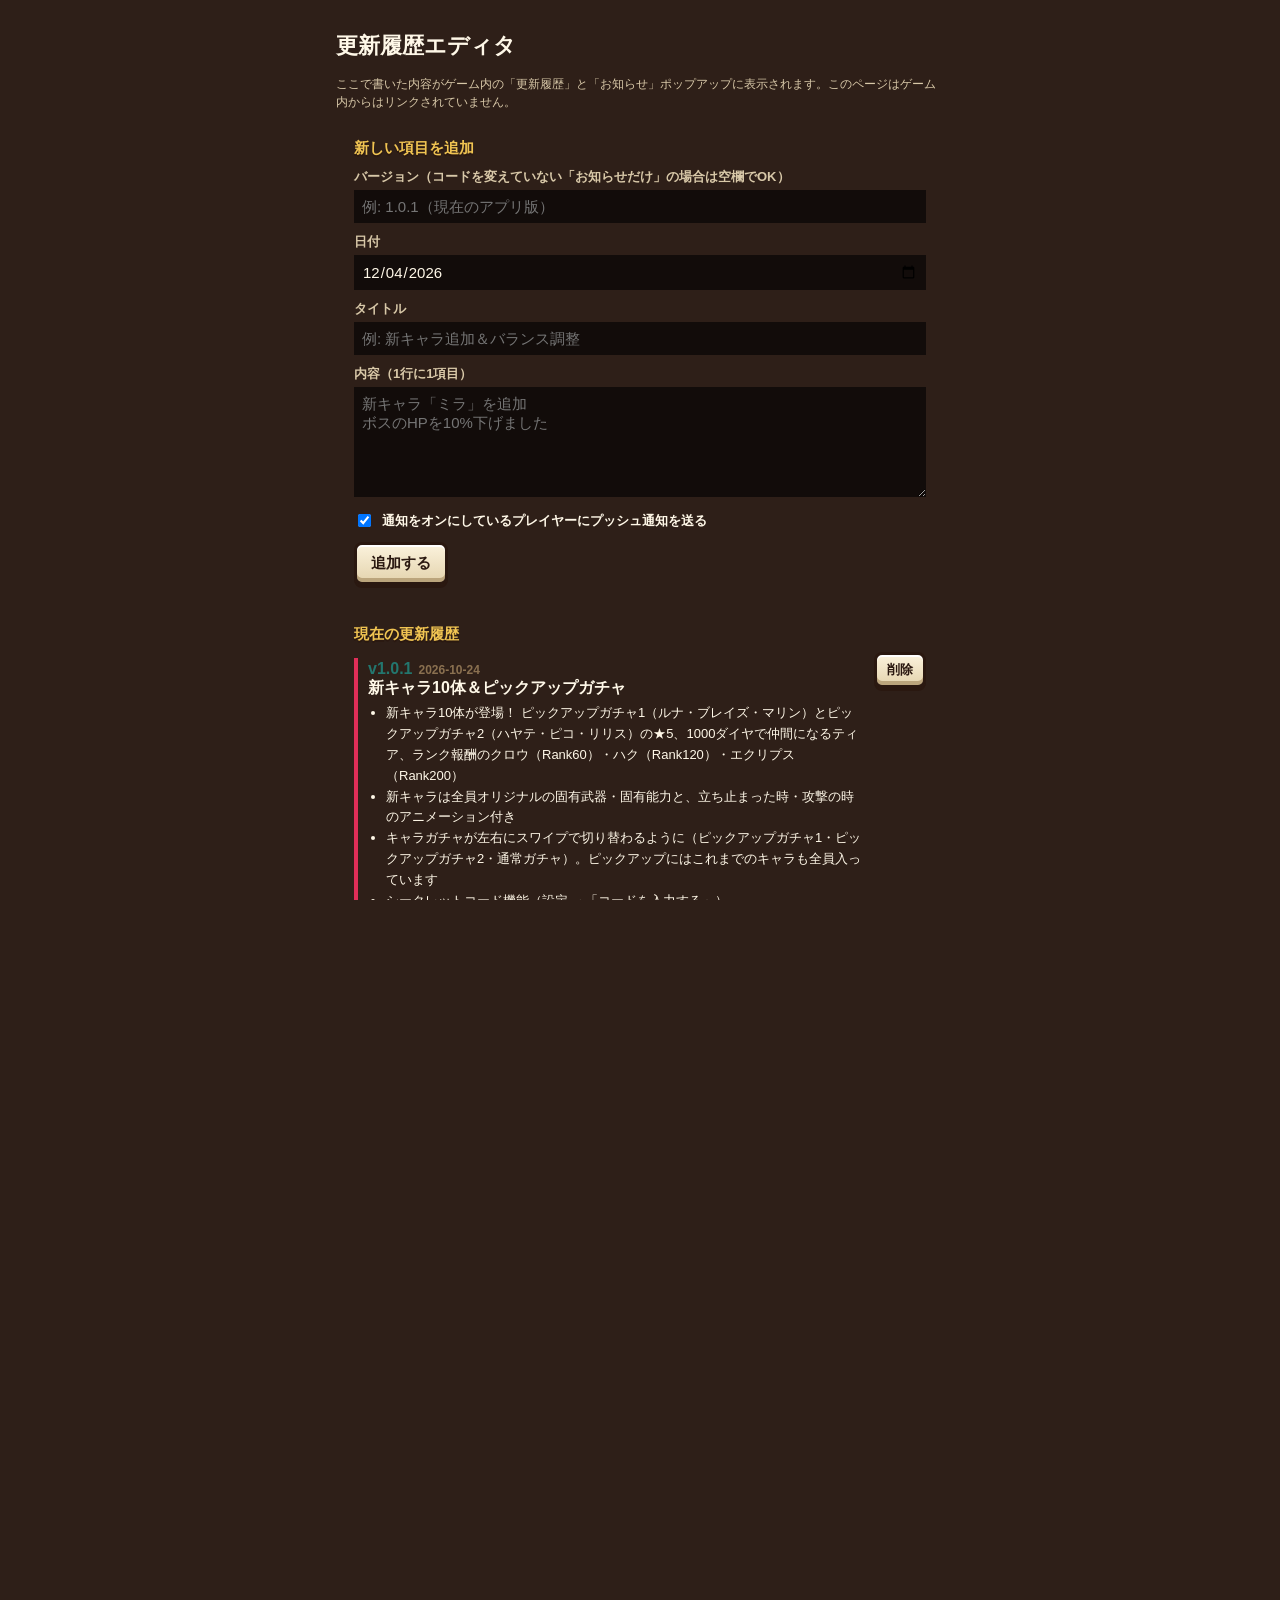
<file: editor.html>
<!doctype html>
<html lang="ja">
<head>
  <meta charset="utf-8">
  <meta name="viewport" content="width=device-width,initial-scale=1">
  <meta name="robots" content="noindex">
  <title>更新履歴エディタ</title>
  <link href="https://fonts.googleapis.com/css2?family=DotGothic16&display=swap" rel="stylesheet">
  <link rel="stylesheet" href="css/style.css">
  <style>
    html, body { overflow: auto; -webkit-user-select: text; user-select: text; }
    .wrap { max-width: 640px; margin: 0 auto; padding: 16px; }
    label { display: block; font-size: 13px; color: var(--muted); margin: 10px 0 4px; }
    input[type=text], input[type=date], textarea {
      width: 100%; background: #0009; color: var(--text); border: 2px solid var(--line);
      font-family: inherit; font-size: 15px; padding: 8px; -webkit-user-select: text; user-select: text;
    }
    textarea { min-height: 110px; }
    #out { font-family: monospace; font-size: 12px; min-height: 220px; }
    .entry-row { display: flex; align-items: flex-start; gap: 8px; }
    .entry-row .log-entry { flex: 1; margin: 6px 0; }
    ol { padding-left: 20px; font-size: 13px; line-height: 1.8; }
  </style>
</head>
<body>
  <div class="wrap">
    <h1 class="logo" style="font-size:22px">更新履歴エディタ</h1>
    <p class="muted">ここで書いた内容がゲーム内の「更新履歴」と「お知らせ」ポップアップに表示されます。このページはゲーム内からはリンクされていません。</p>

    <div class="panel">
      <h3>新しい項目を追加</h3>
      <label>バージョン（コードを変えていない「お知らせだけ」の場合は空欄でOK）</label>
      <input type="text" id="f-version" placeholder="例: 0.2.0">
      <label>日付</label>
      <input type="date" id="f-date">
      <label>タイトル</label>
      <input type="text" id="f-title" placeholder="例: 新キャラ追加＆バランス調整">
      <label>内容（1行に1項目）</label>
      <textarea id="f-items" placeholder="新キャラ「ミラ」を追加&#10;ボスのHPを10%下げました"></textarea>
      <label style="display:flex;gap:8px;align-items:center;color:var(--text)"><input type="checkbox" id="f-notify" checked> 通知をオンにしているプレイヤーにプッシュ通知を送る</label>
      <div class="row" style="margin-top:12px"><button class="btn primary" id="add">追加する</button></div>
    </div>

    <div class="panel">
      <h3>現在の更新履歴</h3>
      <div id="list"><p class="muted">読み込み中…</p></div>
    </div>

    <div class="panel">
      <h3>保存のしかた</h3>
      <ol>
        <li>下の「JSONをコピー」を押す</li>
        <li>「GitHubで開く」を押す（GitHubにログインした状態で）</li>
        <li>中身をすべて消して貼り付け →「Commit changes」</li>
        <li>数分後にゲームへ反映。通知にチェックがあればプッシュ通知も届きます</li>
      </ol>
      <textarea id="out" readonly></textarea>
      <div class="row" style="margin-top:8px">
        <button class="btn cyan" id="copy">JSONをコピー</button>
        <a class="btn" id="gh" target="_blank" rel="noopener" style="text-decoration:none">GitHubで開く</a>
      </div>
      <p class="muted" id="gh-note"></p>
    </div>
  </div>

  <script type="module" src="js/editor.js"></script>
</body>
</html>
</file>
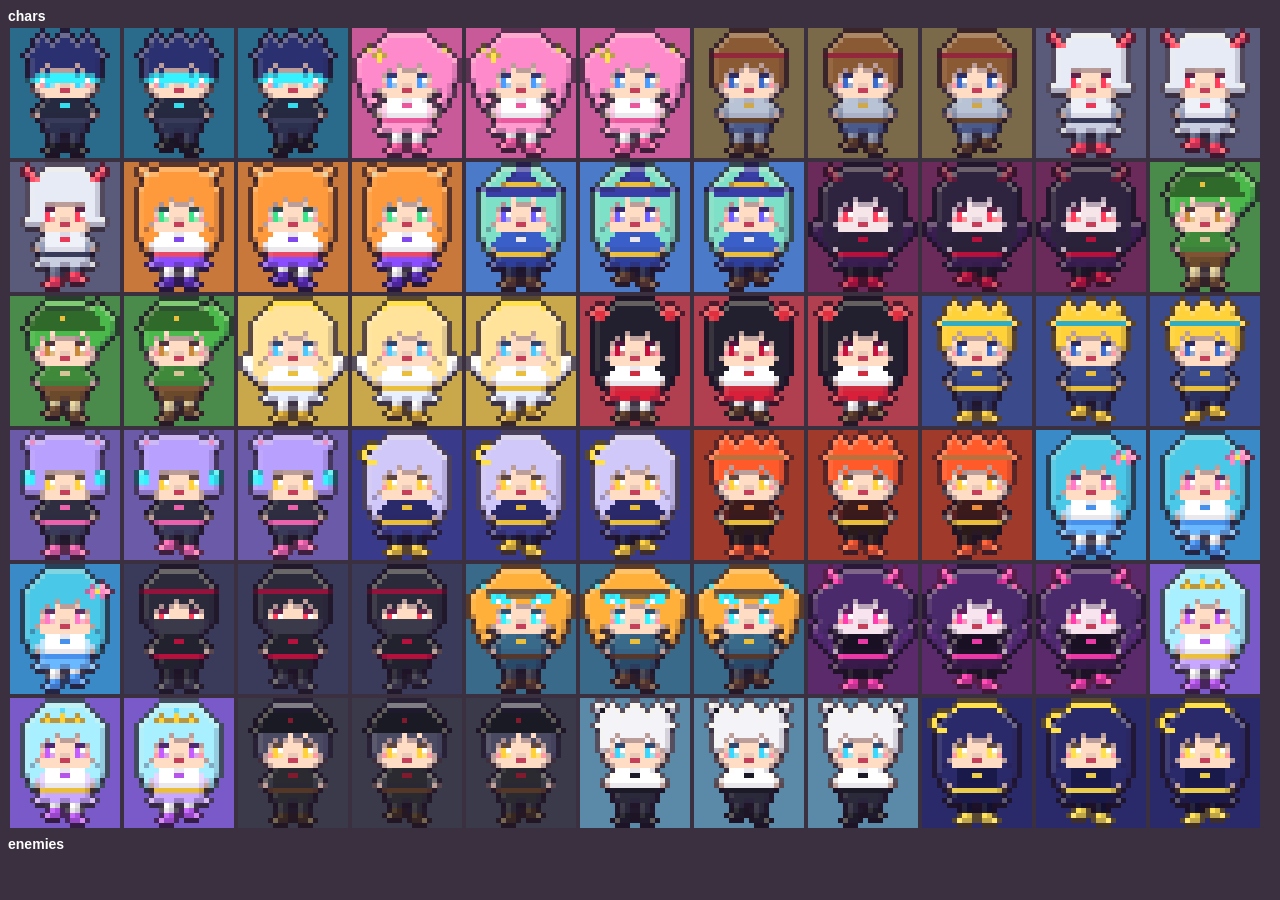
<file: dev/art-preview.html>
<!doctype html><html><head><meta charset="utf-8"><style>body{background:#3a3040;margin:8px;font:12px sans-serif;color:#fff}canvas,img{image-rendering:pixelated;margin:2px;vertical-align:middle}h3{margin:6px 0 2px}</style></head><body>
<div id="o"></div>
<script type="module" src="art-preview.js"></script></body></html>
</file>
<file: css/style.css>
/* ===== テーマ：手作りドットRPG風 =====
   枠画像（--f-panel など）と模様（--band など）は起動時に art.js で生成して差し込みます */
:root {
  --ink: #2a1810;
  --cream: #f4e8c8;
  --cream-d: #cdb88a;
  --brown: #4a3326;
  --brown-d: #2e1f18;
  --teal: #3fb6aa;
  --teal-d: #23766e;
  --gold: #f0c452;
  --red: #e02e58;
  --red-d: #9c1838;
  --green: #5aee6a;
  --text: #fff8e8;
  --muted: #d8c8a8;
  --safe-t: env(safe-area-inset-top, 0px);
  --safe-b: env(safe-area-inset-bottom, 0px);
  --font: 'M PLUS Rounded 1c', 'Hiragino Maru Gothic ProN', 'Hiragino Sans', 'Yu Gothic', sans-serif;
}

* { box-sizing: border-box; -webkit-tap-highlight-color: transparent; }
html, body {
  margin: 0; height: 100%; background: var(--brown-d); color: var(--text);
  font-family: var(--font); font-weight: 800; font-size: 15px; overflow: hidden;
  -webkit-user-select: none; user-select: none; touch-action: manipulation;
}
button { font-family: inherit; font-weight: 800; color: inherit; cursor: pointer; }
img.px, canvas { image-rendering: pixelated; image-rendering: crisp-edges; }
.hidden { display: none !important; }

/* 縁取り文字（参考画面のような白文字＋濃い縁） */
.ol {
  color: #fff;
  text-shadow: 2px 0 0 var(--ink), -2px 0 0 var(--ink), 0 2px 0 var(--ink), 0 -2px 0 var(--ink),
    1.5px 1.5px 0 var(--ink), -1.5px 1.5px 0 var(--ink), 1.5px -1.5px 0 var(--ink), -1.5px -1.5px 0 var(--ink), 0 3px 0 var(--ink);
}

#app { position: fixed; inset: 0; }
.screen { position: absolute; inset: 0; display: flex; flex-direction: column; }

/* 上下の飾り帯 */
.band { height: 22px; flex-shrink: 0; background: var(--band) repeat; background-size: 32px 32px; image-rendering: pixelated; box-shadow: inset 0 -3px 0 #8a7240, inset 0 3px 0 #d0bc84; }
#menu > .band:first-child, #loading > .band:first-child { height: calc(18px + var(--safe-t)); }
#menu > .band:last-child, #loading > .band:last-child { height: calc(14px + var(--safe-b)); }

/* ===== メニュー ===== */
#menu { background: var(--pattern) repeat, #3aa79c; background-size: 32px 32px; }
#menu > header, #menu > main, #menu > nav { width: 100%; max-width: 560px; margin: 0 auto; }

.topbar { display: flex; align-items: center; gap: 6px; padding: 8px 10px 6px; }
.rank {
  width: 52px; height: 52px; border-radius: 50%; flex-shrink: 0; position: relative;
  background: radial-gradient(circle at 40% 35%, #6ac8ff, #2a6ac8 70%); border: 3px solid var(--ink);
  box-shadow: inset 0 -4px 0 #1a4a98, 0 0 0 3px #e8d088, 0 3px 0 3px var(--ink);
  display: flex; flex-direction: column; align-items: center; justify-content: center; line-height: 1;
}
.rank-label { font-size: 10px; position: absolute; top: -8px; left: -6px; transform: rotate(-12deg); color: #ffd86a; }
.rank-num { font-size: 22px; }
.pill {
  flex: 1; display: flex; align-items: center; gap: 4px; height: 34px; padding: 0 10px 0 4px;
  background: linear-gradient(#3a2a20, #2a1c14); border: 3px solid var(--ink); border-radius: 18px;
  box-shadow: inset 0 0 0 2px #6a5038; font-size: 16px; justify-content: space-between;
}
.pill img { width: 26px; height: 26px; }
.cloud-dot { width: 26px; height: 26px; border: 3px solid var(--ink); border-radius: 50%; background: #6a5a50; padding: 0; flex-shrink: 0; }
.cloud-dot.ok { background: var(--green); }
.cloud-dot.syncing { background: var(--gold); animation: blink .6s steps(2) infinite; }
.cloud-dot.error { background: var(--red); }
@keyframes blink { 50% { opacity: .3; } }

#tab-content { flex: 1; overflow-y: auto; overflow-x: hidden; padding: 4px 10px 14px; -webkit-overflow-scrolling: touch; }

.tabbar { display: grid; grid-template-columns: repeat(4, 1fr); gap: 6px; padding: 6px 8px 8px; background: #6a5038; border-top: 3px solid var(--ink); box-shadow: inset 0 3px 0 #8a6a4a; }
.tabbar button {
  position: relative; height: 66px; padding: 4px 0 2px; border: 3px solid var(--ink); border-radius: 8px;
  background: linear-gradient(#f6ecd2, #dccca4); box-shadow: inset 0 -4px 0 #b8a07a, 0 3px 0 var(--ink);
  display: flex; flex-direction: column; align-items: center; justify-content: flex-end; gap: 1px; font-size: 13px;
}
.tabbar button img { height: 36px; width: auto; }
.tabbar button.active { background: linear-gradient(#5ad0c4, #2a948a); box-shadow: inset 0 -4px 0 #1a6a62, 0 3px 0 var(--ink); transform: translateY(-2px); }
.tabbar button:active { transform: translateY(2px); box-shadow: inset 0 -2px 0 #b8a07a, 0 1px 0 var(--ink); }
.dot-badge { position: absolute; top: 4px; right: 8px; width: 12px; height: 12px; border-radius: 50%; background: var(--red); border: 2px solid var(--ink); }

/* ===== 枠付きパネル ===== */
.panel { border: 12px solid transparent; border-image: var(--f-panel) 6 fill / 12px stretch; padding: 4px 6px; margin: 8px 0; image-rendering: pixelated; }
.paper { border: 12px solid transparent; border-image: var(--f-paper) 6 fill / 12px stretch; padding: 4px 6px; margin: 8px 0; color: var(--ink); }
.goldf { border: 12px solid transparent; border-image: var(--f-gold) 6 fill / 12px stretch; padding: 4px 6px; margin: 8px 0; }
.darkf { border: 12px solid transparent; border-image: var(--f-dark) 6 fill / 12px stretch; padding: 4px 6px; }
.panel h3, .goldf h3 { margin: 0 0 8px; font-size: 15px; color: var(--gold); text-shadow: 0 2px 0 var(--ink); }
.muted { color: var(--muted); font-size: 12px; font-weight: 500; line-height: 1.5; }
.paper .muted { color: #7a6040; }
.row { display: flex; gap: 8px; align-items: center; }
.row.wrap { flex-wrap: wrap; }
.spacer { flex: 1; }
.sep { height: 0; border-top: 2px dotted #c8b48a88; margin: 6px 0; }

/* ===== ボタン ===== */
.btn {
  font-size: 15px; padding: 9px 14px; border: 3px solid var(--ink); border-radius: 8px;
  background: linear-gradient(#fbf2dc, #e4d4ae); color: var(--ink);
  box-shadow: inset 0 -4px 0 #bba57c, inset 0 2px 0 #fff, 0 3px 0 var(--ink);
  position: relative;
}
.btn:active:not(:disabled) { transform: translateY(2px); box-shadow: inset 0 -2px 0 #bba57c, 0 1px 0 var(--ink); }
.btn.red { background: linear-gradient(#ff5a80, #d8204c); color: #fff; box-shadow: inset 0 -4px 0 var(--red-d), inset 0 2px 0 #ff9ab4, 0 3px 0 var(--ink); text-shadow: 0 2px 0 var(--red-d), 0 -1px 0 var(--red-d), 1px 0 0 var(--red-d), -1px 0 0 var(--red-d); }
.btn.teal { background: linear-gradient(#6adacc, #2a9a8e); color: #fff; box-shadow: inset 0 -4px 0 #1a6a62, inset 0 2px 0 #aaf4ea, 0 3px 0 var(--ink); text-shadow: 0 2px 0 #1a5a52, 1px 0 0 #1a5a52, -1px 0 0 #1a5a52; }
.btn.gold { background: linear-gradient(#ffe27a, #e0a822); color: var(--ink); box-shadow: inset 0 -4px 0 #a8740c, inset 0 2px 0 #fff4c0, 0 3px 0 var(--ink); }
.btn.dark { background: linear-gradient(#5a4436, #3a2a20); color: #fff; box-shadow: inset 0 -4px 0 #24160e, inset 0 2px 0 #7a604c, 0 3px 0 var(--ink); }
.btn.small { font-size: 13px; padding: 6px 10px; }
.btn.block { width: 100%; }
.btn:disabled { filter: grayscale(.7) brightness(.8); opacity: .75; }
.btn img { width: 18px; height: 18px; vertical-align: -4px; }

.stars { color: #ffd23a; letter-spacing: -1px; text-shadow: 0 2px 0 var(--ink); }
.stars .off { color: #6a5a4a; }

/* ===== ホーム ===== */
.home-top { display: flex; gap: 6px; justify-content: flex-end; }
.chip { font-size: 12px; padding: 5px 10px; border: 3px solid var(--ink); border-radius: 14px; background: var(--cream); color: var(--ink); box-shadow: 0 2px 0 var(--ink); position: relative; }
.chip .badge { position: absolute; top: -6px; right: -6px; width: 14px; height: 14px; border-radius: 50%; background: var(--red); border: 2px solid var(--ink); }

.stage-card { position: relative; }
.stage-ribbon {
  display: flex; align-items: center; justify-content: center; gap: 10px; margin: -2px -2px 8px; padding: 6px 8px;
  background: linear-gradient(#e8405e, #b81a40); border: 3px solid var(--ink); border-radius: 6px; box-shadow: inset 0 -3px 0 #8a1030;
}
.stage-ribbon .no { font-size: 22px; letter-spacing: 1px; }
.stage-ribbon .nm { font-size: 16px; }
.stage-view { position: relative; border: 3px solid var(--ink); border-radius: 4px; overflow: hidden; background: #000; }
.stage-view canvas { display: block; width: 100%; height: auto; }
.stage-arrow {
  position: absolute; top: 50%; transform: translateY(-50%); width: 40px; height: 56px; border: 3px solid var(--ink); border-radius: 8px;
  background: var(--cream); color: var(--ink); font-size: 18px; box-shadow: 0 3px 0 var(--ink); z-index: 2;
}
.stage-arrow.l { left: 6px; } .stage-arrow.r { right: 6px; }
.stage-arrow:disabled { opacity: .35; }
.rooms { display: flex; align-items: center; justify-content: center; gap: 6px; margin: 10px 0 4px; font-size: 12px; }
.rooms i { width: 18px; height: 18px; border: 3px solid var(--ink); border-radius: 4px; background: var(--cream); display: inline-block; }
.rooms i.boss { background: var(--red); width: 26px; }
.rooms .arrow { color: var(--cream-d); }
.stage-meta { display: flex; justify-content: space-between; font-size: 13px; margin-top: 4px; }
.stage-meta .ok { color: var(--green); } .stage-meta .warn { color: #ff8a9a; }
.btn-start { width: 100%; font-size: 28px; letter-spacing: 8px; padding: 12px 0 14px; margin-top: 6px; }

/* ===== 装備・キャラ ===== */
.subtabs { display: flex; gap: 6px; margin: 4px 0 0; }
.subtabs button { flex: 1; font-size: 14px; padding: 8px 4px; }
.subtabs button.active { background: linear-gradient(#ff5a80, #d8204c); color: #fff; box-shadow: inset 0 -4px 0 var(--red-d), 0 3px 0 var(--ink); text-shadow: 0 2px 0 var(--red-d); }

.equip-stage {
  display: grid; grid-template-columns: 1fr 1.25fr 1fr; gap: 6px; align-items: center; padding: 10px 6px; margin: 8px 0;
  border: 3px solid var(--ink); border-radius: 6px;
  background: radial-gradient(ellipse at 50% 65%, #fff4d8 0, #f0e2c0 45%, #d8c49a 100%);
  box-shadow: inset 0 0 0 3px #b89a6a; position: relative; overflow: hidden;
}
.equip-stage::before, .equip-stage::after { content: ''; position: absolute; top: 0; bottom: 0; width: 18px; background: linear-gradient(90deg, #7a1a2a, #b02a3a 50%, #7a1a2a); border: 0 solid var(--ink); }
.equip-stage::before { left: 0; border-right-width: 3px; } .equip-stage::after { right: 0; border-left-width: 3px; }
.slot-col { display: flex; flex-direction: column; gap: 6px; z-index: 1; }
.slot-col.l { padding-left: 14px; } .slot-col.r { padding-right: 14px; }
.equip-center { text-align: center; z-index: 1; }
.equip-center img { width: 100%; max-width: 150px; animation: bob 1.6s steps(2) infinite; }
@keyframes bob { 50% { transform: translateY(-3px); } }
.statbar { margin-top: 4px; padding: 4px 6px; background: #6a6a6aee; border: 3px solid var(--ink); border-radius: 6px; font-size: 13px; color: #fff; line-height: 1.3; }
.statbar b { color: #ffe27a; font-weight: 800; }

/* アイテムタイル（参考画面のレア度枠） */
.itile {
  position: relative; aspect-ratio: 1; padding: 0; border: 3px solid var(--ink); border-radius: 6px;
  background: radial-gradient(circle at 50% 45%, var(--rc) 0, var(--rd) 75%);
  box-shadow: inset 0 0 0 3px #f0c452, inset 0 0 0 5px var(--ink), 0 3px 0 var(--ink);
  display: flex; align-items: center; justify-content: center; overflow: hidden;
}
.itile img.ic { width: 64%; height: 64%; filter: drop-shadow(0 2px 0 #0006); }
.itile .lv { position: absolute; bottom: 2px; left: 0; right: 0; text-align: center; font-size: 11px; }
.itile .rar { position: absolute; top: 4px; left: 6px; font-size: 10px; }
.itile .who { position: absolute; top: 3px; right: 3px; width: 20px; height: 20px; border-radius: 50%; background: #fff8; border: 2px solid var(--ink); }
.itile .eqd { position: absolute; top: 2px; right: 2px; min-width: 18px; height: 18px; line-height: 14px; font-size: 11px; text-align: center; border-radius: 50%; background: #2a948a; border: 2px solid var(--ink); color: #fff; }
.itile .plus { position: absolute; bottom: 15px; left: 0; right: 0; text-align: center; font-size: 9px; color: #ffd23a; letter-spacing: -1px; }
.plus-t { color: #d8204c; font-weight: 800; }
/* 合成 */
.mg-row { display: flex; align-items: center; justify-content: center; gap: 12px; margin: 6px 0 10px; }
.mg-col { display: flex; flex-direction: column; align-items: center; gap: 4px; width: 84px; }
.mg-col .itile { width: 72px; }
.mg-l { font-size: 13px; font-weight: 800; }
.mg-l.up { color: #d8204c; }
.mg-arrow { font-size: 18px; color: #d8204c; }
.mg-sub { font-size: 13px; font-weight: 800; color: #6a5a48; margin-bottom: 4px; }
.mg-mats { max-height: 180px; overflow-y: auto; }
.mg-mat { border-radius: 10px; padding: 0; cursor: pointer; }
.mg-mat.sel { outline: 4px solid #ff5a80; outline-offset: -2px; background: #ffe0e8; }
.mg-mat .itile { pointer-events: none; width: 100%; }
.itile.empty { background: #0002; box-shadow: inset 0 0 0 2px #b89a6a; border-style: dashed; color: #7a6040; font-size: 11px; flex-direction: column; }
.itile.empty img { width: 40%; opacity: .35; filter: grayscale(1); }
.itile.new::after { content: 'NEW'; position: absolute; top: 4px; right: 4px; font-size: 9px; background: var(--red); color: #fff; padding: 0 3px; border-radius: 3px; border: 1px solid var(--ink); }
.itile.ssr { animation: shine 2.5s linear infinite; }
@keyframes shine { 0%, 100% { filter: brightness(1); } 50% { filter: brightness(1.25); } }
.inv { display: grid; grid-template-columns: repeat(5, 1fr); gap: 6px; }
.inv-tools { display: flex; align-items: center; gap: 6px; margin: 6px 0; }
.inv-tools .filter { flex: 1; display: flex; gap: 4px; overflow-x: auto; }
.inv-tools .filter button { font-size: 11px; padding: 5px 8px; white-space: nowrap; }
.inv-tools .filter button.active { background: linear-gradient(#6adacc, #2a9a8e); color: #fff; text-shadow: 0 1px 0 #1a5a52; }

/* キャラ選択 */
.char-show {
  position: relative; display: grid; grid-template-columns: 1fr 1.15fr; gap: 6px; align-items: center; min-height: 220px; padding: 8px;
  border: 3px solid var(--ink); border-radius: 6px; margin: 8px 0; overflow: hidden;
  background: radial-gradient(ellipse at 30% 60%, #fffbe8 0, var(--cbg) 70%);
  box-shadow: inset 0 0 0 3px #ffffff55;
}
.char-show .big { width: 100%; max-width: 180px; justify-self: center; filter: drop-shadow(0 6px 0 #0003); }
.char-info { color: #fff; }
.char-info .nm { font-size: 20px; }
.char-info .role { font-size: 11px; color: var(--muted); font-weight: 500; }
.char-info .lvline { font-size: 15px; margin: 4px 0 2px; }
.char-info .st { font-size: 14px; line-height: 1.5; }
.ability { display: flex; gap: 6px; align-items: center; margin-top: 6px; font-size: 12px; line-height: 1.3; text-align: left; width: 100%; background: none; border: 0; padding: 0; color: #fff; }
.ability img { width: 34px; height: 34px; flex-shrink: 0; border: 2px solid var(--ink); border-radius: 6px; background: linear-gradient(#ffe9a8, #e0b04a); box-shadow: inset 0 0 0 2px #fff6; }
.ability small { display: block; color: var(--muted); font-weight: 500; font-size: 11px; }
.char-grid { display: grid; grid-template-columns: repeat(4, 1fr); gap: 6px; }
.ctile {
  position: relative; aspect-ratio: 1; padding: 0; border: 3px solid var(--ink); border-radius: 6px; overflow: hidden;
  background: radial-gradient(circle at 50% 70%, #fff6dc, var(--cbg)); box-shadow: 0 3px 0 var(--ink);
}
.ctile img { width: 100%; height: 100%; object-fit: contain; image-rendering: pixelated; }
.ctile.active { box-shadow: 0 0 0 3px #ffe27a, 0 3px 0 var(--ink); transform: translateY(-2px); }
.ctile .pct { position: absolute; top: 2px; left: 0; right: 0; text-align: center; font-size: 10px; }
.ctile .lvl { position: absolute; bottom: 1px; right: 4px; font-size: 11px; }
.ctile .using { position: absolute; bottom: 1px; left: 4px; font-size: 10px; background: var(--red); padding: 0 4px; border-radius: 4px; border: 2px solid var(--ink); }
.ctile.locked img { filter: brightness(0) opacity(.55); }
.ctile.locked .lockic { position: absolute; inset: 0; display: flex; flex-direction: column; align-items: center; justify-content: center; font-size: 10px; }
.ctile.locked .lockic img { width: 40%; height: auto; filter: none; }

/* ===== 抽選 ===== */
.altar { text-align: center; padding: 10px; }
.altar img { width: 120px; filter: drop-shadow(0 0 12px #ffd86a); animation: bob 1.8s steps(2) infinite; }
.altar .ttl { font-size: 22px; margin-top: 4px; }
.rates { font-size: 12px; display: flex; gap: 10px; flex-wrap: wrap; justify-content: center; margin-top: 8px; }
.gacha-result { display: grid; grid-template-columns: repeat(5, 1fr); gap: 6px; }
.gacha-result .gres { animation: rise .4s var(--ease-out, ease-out) backwards; }
@keyframes pop { from { transform: scale(.6); opacity: 0; } }

/* ===== 設定 ===== */
.set-row { display: flex; align-items: center; gap: 8px; padding: 8px 0; border-top: 2px dotted #c8b48a55; }
.set-row:first-of-type { border-top: 0; }
.set-row .lbl { flex: 1; }
.set-row .lbl small { display: block; color: var(--muted); font-size: 11px; font-weight: 500; margin-top: 2px; line-height: 1.4; }
.toggle { width: 58px; height: 30px; border: 3px solid var(--ink); border-radius: 16px; background: #6a5a50; position: relative; padding: 0; flex-shrink: 0; box-shadow: 0 2px 0 var(--ink); }
.toggle::after { content: ''; position: absolute; top: 2px; left: 2px; width: 20px; height: 20px; border-radius: 50%; background: #fff; border: 2px solid var(--ink); transition: left .1s; }
.toggle.on { background: var(--teal); }
.toggle.on::after { left: 30px; }
.account { display: flex; align-items: center; gap: 10px; margin-bottom: 8px; }
.account img { width: 38px; height: 38px; border-radius: 50%; border: 3px solid var(--ink); }
.btn-grid { display: grid; grid-template-columns: 1fr 1fr; gap: 8px; }

.log-entry { border-left: 4px solid var(--red); padding: 2px 0 2px 10px; margin: 10px 0; }
.log-entry .ver { color: var(--teal-d); }
.log-entry .date { color: #8a7050; font-size: 12px; margin-left: 6px; }
.log-entry ul { margin: 4px 0 0; padding-left: 18px; font-size: 13px; line-height: 1.6; font-weight: 500; }

/* ===== モーダル ===== */
#modal-root .overlay { position: fixed; inset: 0; z-index: 50; background: rgba(20,10,8,.62); display: flex; align-items: center; justify-content: center; padding: 14px; animation: fade .12s; }
@keyframes fade { from { opacity: 0; } }
.modal { width: 100%; max-width: 420px; max-height: 86vh; overflow-y: auto; color: var(--ink); animation: zoom .16s steps(3); border: 14px solid transparent; border-image: var(--f-paper) 6 fill / 14px stretch; padding: 4px 6px; }
@keyframes zoom { from { transform: scale(.85); } }
.modal h2 { margin: -4px -6px 10px; padding: 8px; font-size: 18px; text-align: center; background: linear-gradient(#e8405e, #b81a40); border: 3px solid var(--ink); border-radius: 6px; color: #fff; text-shadow: 0 2px 0 #7a1030; box-shadow: inset 0 -3px 0 #8a1030; }
.modal .mbody { font-size: 14px; line-height: 1.6; font-weight: 500; }
.modal .mbody b { font-weight: 800; }
.modal .mbtns { display: flex; gap: 8px; margin-top: 14px; flex-wrap: wrap; }
.modal .mbtns .btn { flex: 1; min-width: 96px; }
.modal textarea { width: 100%; height: 110px; background: #fff; color: var(--ink); border: 3px solid var(--ink); border-radius: 6px; font-family: monospace; font-size: 11px; padding: 6px; -webkit-user-select: text; user-select: text; }
.compare { display: grid; grid-template-columns: 1fr 1fr; gap: 8px; }
.compare > div { background: #fff8; border: 3px solid var(--ink); border-radius: 6px; padding: 8px; font-size: 12px; line-height: 1.7; }
.compare h4 { margin: 0 0 4px; color: var(--red-d); font-size: 14px; }
.item-detail { display: flex; gap: 12px; align-items: flex-start; }
.item-detail .itile { width: 84px; flex-shrink: 0; }
.item-detail .stats div { font-size: 14px; }

/* リザルト */
.result-title { font-size: 30px; text-align: center; letter-spacing: 3px; margin: 2px 0 8px; }
.result-title.win { color: #ffd23a; }
.result-title.lose { color: #ff6a8a; }
.result-grid { display: grid; grid-template-columns: auto 1fr; gap: 3px 12px; font-size: 14px; }
.result-grid b { color: #8a6a4a; }
.rewards { display: flex; gap: 6px; justify-content: center; flex-wrap: wrap; margin-top: 10px; }
.reward { background: #fff8; border: 3px solid var(--ink); border-radius: 8px; padding: 4px 10px; display: flex; align-items: center; gap: 6px; font-size: 14px; }
.reward img { width: 24px; height: 24px; }

/* ===== 戦闘画面 ===== */
#battle { background: #000; touch-action: none; }
#game { position: absolute; inset: 0; width: 100%; height: 100%; }
.battle-band { position: absolute; left: 0; right: 0; z-index: 4; pointer-events: none; }
.battle-band.top { top: 0; height: calc(14px + var(--safe-t)); }
.battle-band.bottom { bottom: 0; height: calc(12px + var(--safe-b)); }
.hud { position: absolute; inset: 0; pointer-events: none; z-index: 5; }
.round-btn {
  pointer-events: auto; position: absolute; top: calc(20px + var(--safe-t)); right: 8px; width: 58px; height: 58px; border-radius: 50%;
  background: radial-gradient(circle at 40% 35%, #5a4a40, #2a1c16); border: 3px solid #f4e8c8; box-shadow: 0 0 0 3px var(--ink), 0 3px 0 3px var(--ink);
  color: #fff; font-size: 11px; line-height: 1.2; display: flex; align-items: center; justify-content: center;
}
/* 一時停止マーク（縦棒2本） */
.pause-ic { display: block; width: 22px; height: 24px; background: linear-gradient(90deg, #fff 0 7px, transparent 7px 15px, #fff 15px 22px);
  filter: drop-shadow(0 2px 0 var(--ink)); }
.hud-left { position: absolute; left: 0; top: calc(86px + var(--safe-t)); display: flex; flex-direction: column; gap: 6px; }
.hbar {
  display: flex; align-items: center; gap: 6px; min-width: 150px; height: 30px; padding: 0 12px 0 8px; justify-content: space-between;
  background: linear-gradient(#5a4232, #3a2a20); border: 3px solid var(--ink); border-left: 0; border-radius: 0 16px 16px 0;
  box-shadow: inset 0 0 0 2px #3fb6aa88; font-size: 15px;
}
.hbar img { width: 22px; height: 22px; }
/* 左上の情報カード（時間・コイン・スコア） */
.hud-left { padding-left: 8px; top: calc(20px + var(--safe-t)); }
.hcard {
  position: relative; display: flex; flex-direction: column; gap: 2px; min-width: 128px; padding: 5px 10px 6px;
  background: linear-gradient(160deg, #2e2552f0, #171230f0); border: 2px solid #ffd23a; border-radius: 12px;
  box-shadow: 0 0 0 2px var(--ink), 0 4px 0 2px #0006, inset 0 0 12px #7a5aff55;
}
.hcard::before { content: ''; position: absolute; left: 8px; right: 8px; top: 40px; height: 1px; background: linear-gradient(90deg, transparent, #ffd23a99, transparent); }
.hc-score { display: flex; flex-direction: column; line-height: 1; margin-bottom: 5px; }
.hc-score span:last-child { font-size: 22px; letter-spacing: 1px; color: #fff4c0; margin-top: 2px; }
.hc-lb { align-self: flex-start; font-size: 9px; font-weight: 800; letter-spacing: 1px; color: #1e1226; background: #ffd23a; padding: 0 5px; border-radius: 3px; line-height: 13px; }
.hc-row { display: flex; align-items: center; gap: 5px; font-size: 15px; color: #fff4c0; }
.hc-row img { width: 18px; height: 18px; }
.hc-tm { font-size: 12px; color: #c8e8ff; gap: 6px; }
.hc-tm img { width: 14px; height: 14px; }
.hlabel { font-size: 11px; background: #fff; color: var(--ink); padding: 0 6px; border-radius: 4px; border: 2px solid var(--ink); }
.hud-right { position: absolute; right: 74px; top: calc(22px + var(--safe-t)); width: 150px; }
.lvbox { display: flex; justify-content: space-between; align-items: center; height: 30px; padding: 0 10px; background: linear-gradient(#5a4232, #3a2a20); border: 3px solid var(--ink); border-radius: 6px 6px 0 0; font-size: 17px; }
.expbar { height: 12px; background: #2a1c14; border: 3px solid var(--ink); border-top: 0; border-radius: 0 0 6px 6px; padding: 1px; }
.expbar .fill { height: 100%; width: 0; background: linear-gradient(#fff27a, #e0c020); border-radius: 2px; }
.roombox { margin-top: 6px; font-size: 12px; text-align: right; }
.roombar { height: 10px; background: #2a1c14; border: 3px solid var(--ink); border-radius: 6px; margin-top: 2px; overflow: hidden; }
.roombar .fill { height: 100%; width: 0; background: linear-gradient(#7aff8a, #2ab83a); }
.roombar.open .fill { background: linear-gradient(#ffe27a, #e0a822); animation: blink .5s steps(2) infinite; }
.bossbar { position: absolute; left: 50%; transform: translateX(-50%); bottom: calc(28px + var(--safe-b)); width: min(320px, 70vw); display: flex; align-items: center; gap: 6px; font-size: 13px; }
.bossbar .track { flex: 1; height: 14px; background: #2a1c14; border: 3px solid var(--ink); border-radius: 6px; overflow: hidden; }
.bossbar .fill { height: 100%; width: 100%; background: linear-gradient(#ff7a8a, #d8204c); }
.banner { position: absolute; top: 40%; left: 0; right: 0; text-align: center; font-size: 26px; z-index: 6; pointer-events: none; opacity: 0; }
.banner.show { animation: banner 1.8s forwards; }
@keyframes banner { 0% { opacity: 0; transform: scale(1.8); } 12% { opacity: 1; transform: scale(1); } 80% { opacity: 1; } 100% { opacity: 0; transform: translateY(-20px); } }
#joy { position: absolute; width: 100px; height: 100px; margin: -50px 0 0 -50px; border: 3px solid #fff8; border-radius: 50%; z-index: 4; pointer-events: none; background: #0002; }
#joy-knob { position: absolute; left: 50%; top: 50%; width: 42px; height: 42px; margin: -21px 0 0 -21px; border-radius: 50%; background: #fff6; border: 3px solid #fff; }
.hint { position: absolute; bottom: calc(40px + var(--safe-b)); left: 0; right: 0; text-align: center; font-size: 14px; pointer-events: none; animation: blink 1.2s steps(2) infinite; z-index: 5; }

/* レベルアップ（スロット） */
#levelup { position: absolute; inset: 0; z-index: 20; background: rgba(30,14,10,.55); display: flex; flex-direction: column; justify-content: center; padding: 0 12px; }
.lv-title { text-align: center; font-size: 16px; margin-bottom: 10px; }
.lv-cards { display: flex; flex-direction: column; gap: 10px; width: 100%; max-width: 480px; margin: 0 auto; }
.lv-card {
  position: relative; display: flex; gap: 12px; align-items: center; text-align: left; padding: 10px 12px; min-height: 96px; color: #fff;
  border: 12px solid transparent; border-image: var(--f-panel) 6 fill / 12px stretch; background: none;
  clip-path: polygon(14px 0, 100% 0, 100% calc(100% - 14px), calc(100% - 14px) 100%, 0 100%, 0 14px);
  transition: transform .35s cubic-bezier(.34,1.56,.64,1), opacity .25s ease-out, filter .15s;
}
/* 登場前（JSでクラスを外すと元の位置へ。iPhoneでアニメが途中で止まってもズレない） */
.lv-card.pre { opacity: 0; transform: translateY(18px) scale(.96); }
.lv-card.ready:active { transform: scale(.97); }
.lv-card.ready::after { content: ''; position: absolute; inset: -12px; border: 3px solid transparent; }
.lv-card.ready:hover { filter: brightness(1.12); }
.reel-frame { width: 70px; height: 70px; flex-shrink: 0; border: 3px solid var(--ink); border-radius: 8px; padding: 4px; position: relative; background: linear-gradient(#ffe9a8, #c89a3a); box-shadow: inset 0 0 0 2px #fff8; }
.reel-frame.w { background: linear-gradient(#ffb0a0, #d8503a); }
.reel-frame.p { background: linear-gradient(#b8f0a0, #4ab84a); }
.reel-frame.s { background: linear-gradient(135deg, #ff7a9a, #ffd23a, #6ae86a, #4ac8ff, #c45cff); }
.reel { width: 100%; height: 100%; overflow: hidden; border-radius: 4px; background: #fff8e0; border: 2px solid var(--ink); }
.reel .strip { display: flex; flex-direction: column; }
.reel .strip img { width: 100%; aspect-ratio: 1; padding: 6px; display: block; object-fit: contain; }
.lv-text { flex: 1; min-width: 0; }
.lv-name { font-size: 16px; }
.lv-desc { font-size: 13px; font-weight: 500; line-height: 1.45; color: #f4e8c8; }
.lv-card .lv-badge { position: absolute; top: -6px; right: 0; font-size: 11px; padding: 1px 8px; border-radius: 10px; border: 2px solid var(--ink); background: var(--gold); color: var(--ink); }
.lv-card .lv-badge.new { background: var(--red); color: #fff; }
.lv-card .lv-badge.sp { background: linear-gradient(90deg, #ff7a9a, #ffd23a, #4ac8ff); }
.lv-text.spin .lv-name, .lv-text.spin .lv-desc { opacity: .35; }
.lv-build { display: flex; gap: 4px; flex-wrap: wrap; justify-content: center; margin-top: 12px; }
.lv-build span { display: flex; align-items: center; gap: 2px; font-size: 11px; background: #2a1c14cc; border: 2px solid var(--ink); border-radius: 6px; padding: 1px 6px 1px 2px; color: #fff; }
.lv-build img { width: 18px; height: 18px; }

/* ===== ロード画面 ===== */
#loading { position: fixed; inset: 0; z-index: 80; display: flex; flex-direction: column; background: #382810; }
.load-body { flex: 1; display: flex; flex-direction: column; align-items: center; justify-content: center; background: linear-gradient(#3a3020 0 25%, #382810 25%); }
#load-cv { width: 256px; height: 160px; }
.load-text { font-size: 20px; margin-top: 4px; letter-spacing: 1px; }
.load-tip { font-size: 12px; color: var(--muted); font-weight: 500; margin-top: 18px; padding: 0 30px; text-align: center; line-height: 1.6; max-width: 360px; }

/* ===== まとめて強化 ===== */
.bu-lv { display: flex; align-items: center; justify-content: center; gap: 10px; font-weight: 800; margin: 2px 0 8px; }
.bu-from { font-size: 18px; color: #6a5a48; }
.bu-arrow { color: #e8405e; font-size: 14px; }
.bu-to { font-size: 26px; color: #fff; }
.bu-range { width: 100%; -webkit-appearance: none; appearance: none; height: 16px; border: 3px solid var(--ink); border-radius: 10px; background: linear-gradient(#2a1c14, #4a3326); outline: none; margin: 4px 0 10px; }
.bu-range::-webkit-slider-thumb { -webkit-appearance: none; width: 30px; height: 30px; border-radius: 50%; background: linear-gradient(#ffe27a, #e8a82a); border: 3px solid var(--ink); box-shadow: 0 2px 0 var(--ink); }
.bu-range::-moz-range-thumb { width: 26px; height: 26px; border-radius: 50%; background: #ffd23a; border: 3px solid var(--ink); }
.bu-quick { display: flex; gap: 5px; flex-wrap: wrap; justify-content: center; }
.bu-quick .btn { flex: 1; min-width: 52px; padding-left: 4px; padding-right: 4px; }
.bu-stats { margin: 12px 0 6px; padding: 6px 10px; background: #fff8; border: 2px solid #c8b48a; border-radius: 8px; }
.bu-stats div { display: grid; grid-template-columns: 1fr auto 18px auto; align-items: center; gap: 6px; font-size: 14px; }
.bu-stats i { font-style: normal; color: #e8405e; font-size: 10px; text-align: center; }
.bu-stats .up { color: #1f8a3a; }
.bu-cost { display: flex; align-items: center; justify-content: center; gap: 4px; font-size: 14px; flex-wrap: wrap; }
.bu-cost img { width: 20px; height: 20px; }
.bu-cost b { font-size: 18px; }
.bu-cost b.short { color: #d81a3a; }
.bu-cost small { color: #6a5a48; }

/* ===== 初めての敵の説明（ステージ選択） ===== */
.help-tg { display: flex; align-items: center; gap: 8px; margin-top: 8px; padding: 6px 8px; background: #0003; border: 2px solid #ffffff22; border-radius: 8px; }
.help-tg span { flex: 1; display: flex; flex-direction: column; font-size: 13px; font-weight: 800; line-height: 1.3; }
.help-tg small { font-size: 10px; font-weight: 500; color: #d8c8a8; }

/* ===== プリセット ===== */
.preset-btn { display: flex; align-items: center; gap: 8px; width: 100%; margin: 8px 0 2px; padding: 6px 10px; font-family: inherit; color: #fff; text-align: left; background: linear-gradient(#5a4232, #3a2a20); border: 3px solid var(--ink); border-radius: 10px; box-shadow: inset 0 0 0 2px #ffd23a66, 0 3px 0 var(--ink); }
.preset-btn img { width: 28px; height: 28px; }
.preset-btn span { flex: 1; display: flex; flex-direction: column; font-weight: 800; font-size: 14px; line-height: 1.2; }
.preset-btn small { font-size: 11px; font-weight: 500; color: #e8d8b8; }
.preset-btn b { font-size: 13px; color: #ffd23a; }
.pr-list { display: flex; flex-direction: column; gap: 8px; }
.pr-row { padding: 8px; background: #fff8; border: 3px solid var(--ink); border-radius: 10px; }
.pr-row.cur { background: #e8fff0; box-shadow: inset 0 0 0 2px #5aee6a; }
.pr-row.empty, .pr-row.lock { display: flex; align-items: center; gap: 8px; }
.pr-row.lock { opacity: .55; background: #0001; border-style: dashed; }
.pr-lock { width: 26px; height: 26px; }
.pr-top { display: flex; align-items: center; gap: 8px; }
.pr-face { width: 40px; height: 40px; border: 2px solid var(--ink); border-radius: 8px; image-rendering: pixelated; background: #fff8e0; }
.pr-main { flex: 1; display: flex; flex-direction: column; min-width: 0; line-height: 1.3; }
.pr-main b { font-size: 15px; overflow: hidden; text-overflow: ellipsis; white-space: nowrap; }
.pr-main small { font-size: 11px; color: #6a5a48; }
.pr-gear { display: grid; grid-template-columns: repeat(8, 1fr); gap: 3px; margin: 6px 0; }
.pr-g { aspect-ratio: 1; display: flex; align-items: center; justify-content: center; border: 2px solid var(--ink); border-radius: 6px; background: linear-gradient(var(--rc, #ccc), #fff8); }
.pr-g img { width: 80%; height: 80%; }
.pr-g.none { background: #0001; border-style: dashed; }
.pr-btns { display: flex; gap: 6px; }
.pr-btns .btn { flex: 1; }
.pr-name { width: 100%; font-family: inherit; font-size: 16px; padding: 8px 10px; border: 3px solid var(--ink); border-radius: 8px; }
.pr-note { text-align: center; margin: 8px 0 0; font-size: 13px; font-weight: 800; color: #2a948a; }

/* ===== オフライン用の保存 ===== */
.off-sum { margin: 8px 0 4px; font-size: 14px; }
.off-all { display: flex; gap: 6px; margin-bottom: 6px; }
.off-all .btn { flex: 1; }
.off-row { display: flex; align-items: center; gap: 8px; padding: 6px 0; border-bottom: 2px dotted #c8b48a88; }
.off-l { flex: 1; display: flex; flex-direction: column; font-size: 13px; line-height: 1.3; }
.off-l small { font-size: 11px; color: #6a5a48; }
.off-st { font-size: 11px; font-weight: 800; padding: 1px 6px; border-radius: 8px; border: 2px solid var(--ink); background: #e8dcc0; white-space: nowrap; }
.off-st.all { background: #5aee6a; }
.off-st.part { background: #ffd23a; }
.off-row .btn { min-width: 56px; }

/* ===== ランク報酬（プロフィール） ===== */
.rr-title { display: flex; align-items: baseline; gap: 8px; margin: 10px 0 2px; font-weight: 800; font-size: 14px; }
.rr-title small { font-size: 11px; color: #6a5a48; font-weight: 500; }
.rr-strip { display: flex; gap: 8px; overflow-x: auto; padding: 8px 4px 10px; scroll-snap-type: x proximity; -webkit-overflow-scrolling: touch; overscroll-behavior-x: contain; }
.rr-card { flex: 0 0 98px; scroll-snap-align: start; display: flex; flex-direction: column; align-items: center; gap: 4px; padding: 6px 4px; background: linear-gradient(#fff8e0, #ecdcb4); border: 3px solid var(--ink); border-radius: 10px; box-shadow: 0 3px 0 var(--ink); }
.rr-card.next { background: linear-gradient(#fff2b0, #ffcf3a); transform: translateY(-3px); box-shadow: 0 0 0 3px #ff5a80, 0 4px 0 var(--ink); }
.rr-card.got { opacity: .55; filter: saturate(.5); }
.rr-lv { font-size: 13px; font-weight: 800; color: #b81a40; }
.rr-items { flex: 1; display: flex; flex-direction: column; align-items: center; gap: 3px; }
.rr-i { display: flex; align-items: center; gap: 2px; font-size: 12px; font-weight: 800; }
.rr-i img { width: 20px; height: 20px; }
.rr-i.sp { flex-direction: column; gap: 0; }
.rr-i.sp small { font-size: 9px; color: #6a5a48; }
.rr-st { font-size: 10px; font-weight: 800; padding: 1px 6px; border-radius: 8px; background: #2a1c14; color: #fff; }
.rr-card.next .rr-st { background: #d8204c; }

/* ===== 敵のヘルプ・てき図鑑 ===== */
.ehelp .modal, .modal.ehelp, .modal.ebook { max-width: 460px; }
.eh-head { display: flex; gap: 12px; align-items: center; margin-bottom: 8px; }
.eh-img { width: 72px; height: 72px; object-fit: contain; image-rendering: pixelated; flex-shrink: 0; background: radial-gradient(circle at 50% 60%, #fff8e0, #d8c49a); border: 3px solid var(--ink); border-radius: 10px; padding: 4px; }
.eh-head.boss .eh-img { width: 92px; height: 92px; background: radial-gradient(circle at 50% 60%, #ffe0e8, #c86a8a); }
.eh-name { font-size: 20px; font-weight: 800; line-height: 1.2; }
.eh-type { display: inline-block; margin-top: 3px; padding: 1px 10px; font-size: 12px; font-weight: 800; color: #fff; background: #2a948a; border: 2px solid var(--ink); border-radius: 10px; }
.eh-type.boss { background: #d8204c; }
.eh-flavor { font-size: 12px; color: #6a5a48; margin-top: 3px; }
.eh-diagram { display: block; width: 100%; max-width: 336px; margin: 4px auto 8px; image-rendering: pixelated; border: 3px solid var(--ink); border-radius: 8px; }
.eh-sec { margin: 6px 0; }
.eh-sec b { display: block; font-size: 13px; color: #b81a40; }
.eh-sec p { margin: 2px 0 0; font-size: 14px; line-height: 1.6; }
.eh-weak { display: flex; flex-wrap: wrap; align-items: center; gap: 6px; margin: 10px 0 6px; padding: 8px 10px; background: #fff6; border: 2px solid #c8b48a; border-radius: 8px; font-size: 13px; }
.eh-weak b { color: #b81a40; }
.eh-weak small { flex-basis: 100%; color: #6a5a48; }
.elchip { padding: 1px 10px; border-radius: 10px; border: 2px solid var(--ink); background: var(--c); color: #1e1226; font-weight: 800; }
.eh-wl { font-weight: 800; }
.eh-same b { font-size: 13px; color: #6a5a48; }
.eh-same div { display: flex; flex-wrap: wrap; gap: 6px; margin-top: 4px; }
.eh-same span { display: flex; align-items: center; gap: 3px; font-size: 12px; background: #fff8; border: 2px solid #c8b48a; border-radius: 8px; padding: 1px 6px 1px 2px; }
.eh-same img { width: 24px; height: 24px; object-fit: contain; image-rendering: pixelated; }
.eh-atks { display: flex; flex-direction: column; gap: 8px; }
.eh-atk { display: flex; gap: 8px; align-items: flex-start; background: #fff6; border: 2px solid #c8b48a; border-radius: 8px; padding: 6px; }
.eh-atk img { width: 120px; flex-shrink: 0; image-rendering: pixelated; border: 2px solid var(--ink); border-radius: 6px; }
.eh-atk b { font-size: 14px; }
.eh-atk p { margin: 2px 0 0; font-size: 12px; line-height: 1.5; }
.eh-atk .dodge { color: #1f6a3a; font-weight: 800; }
.eb-sec { margin: 8px 0 12px; }
.eb-h { display: flex; align-items: center; gap: 8px; font-size: 14px; font-weight: 800; padding-bottom: 4px; border-bottom: 2px dotted #c8b48a; margin-bottom: 6px; }
.eb-now { font-size: 11px; color: #fff; background: #d8204c; border: 2px solid var(--ink); border-radius: 8px; padding: 0 6px; }
.eb-grid { display: grid; grid-template-columns: repeat(5, 1fr); gap: 5px; }
.eb-tile { display: flex; flex-direction: column; align-items: center; gap: 2px; padding: 4px 2px; background: linear-gradient(#fff8e0, #ecdcb4); border: 3px solid var(--ink); border-radius: 8px; box-shadow: 0 2px 0 var(--ink); font-family: inherit; color: var(--ink); }
.eb-tile img { width: 100%; max-width: 48px; aspect-ratio: 1; object-fit: contain; image-rendering: pixelated; }
.eb-tile span { font-size: 9px; font-weight: 800; line-height: 1.2; text-align: center; min-height: 2.4em; display: flex; align-items: center; }
.eb-tile.boss { background: linear-gradient(#ffe0e8, #e8a0b4); }
.eb-tile.unk { background: linear-gradient(#cfc4b0, #b0a490); }
.pause-help { margin-top: 10px; width: 100%; }
@media (max-width: 380px) { .eh-atk { flex-direction: column; } .eh-atk img { width: 100%; } }

/* ===== タイトル画面（ムービー＋重ねるボタン類） ===== */
/* ムービーのロゴ用フォント（オフラインでも同じ見た目になるよう同梱。ライセンスは fonts/OFL-*.txt） */
@font-face { font-family: "Dela Gothic One"; src: url("../fonts/DelaGothicOne-Regular.ttf") format("truetype"); font-display: block; }
@font-face { font-family: "Press Start 2P"; src: url("../fonts/PressStart2P-Regular.ttf") format("truetype"); font-display: block; }
#title { position: fixed; inset: 0; z-index: 85; overflow: hidden; background: #0b0820; cursor: pointer; container-type: size;
  -webkit-tap-highlight-color: transparent; outline: none; touch-action: manipulation; user-select: none; -webkit-user-select: none; }
#title.hidden { display: none; }
/* 画面の両脇：ムービーを小さく写してぼかしたもの */
.title-blur { position: absolute; inset: -8%; width: 116%; height: 116%; filter: blur(22px) saturate(1.2) brightness(.7); }
/* ムービーは 9:16。画面に収まる大きさで真ん中に（ロゴが左右からはみ出さないように） */
.title-stage { position: absolute; left: 50%; top: 50%; aspect-ratio: 9 / 16; transform: translate(-50%, -50%);
  width: min(100vw, 56.25vh); width: min(100cqw, 56.25cqh); box-shadow: 0 0 40px #0008; }
#titleCanvas { display: block; width: 100%; height: 100%; image-rendering: pixelated; image-rendering: crisp-edges; pointer-events: none; }
/* ムービーの「TAP TO START」の枠に重ねて光らせる（表示されてから） */
.title-btn { position: absolute; left: 24.07%; top: 91.04%; width: 51.85%; height: 4.17%; pointer-events: none; overflow: hidden; opacity: 0; transition: opacity .4s; }
#title.tap-ready .title-btn { opacity: 1; animation: titleBtn 1.3s ease-in-out infinite; }
@keyframes titleBtn { 0%, 100% { background: #fff0; } 50% { background: #ffffff2a; } }
.title-shine { position: absolute; top: -20%; bottom: -20%; left: -30%; width: 18%; background: linear-gradient(90deg, #fff0, #ffffffa0, #fff0); transform: skewX(-20deg); animation: titleShine 2.6s ease-in-out 1s infinite; }
@keyframes titleShine { 0% { left: -30%; } 45%, 100% { left: 130%; } }
#title.go .title-btn { animation: none; background: #fff8; opacity: 1; }
.title-ver { position: absolute; right: calc(10px + var(--safe-r, 0px)); bottom: calc(6px + var(--safe-b)); font-size: 11px; color: #fff; opacity: .8; z-index: 2; }
/* 黒い画面から始めて、ムービーの準備ができたらクロスディゾルブで表示 */
.title-black { position: absolute; inset: 0; background: #000; pointer-events: none; z-index: 5; transition: opacity 1.4s ease; }
#title.shown .title-black { opacity: 0; }
#title .title-stage, #title .title-blur { opacity: 0; transition: opacity 1.4s ease; }
#title.shown .title-stage, #title.shown .title-blur { opacity: 1; }
.title-flash { position: absolute; inset: 0; background: #fff; opacity: 0; pointer-events: none; z-index: 4; }
#title.go .title-flash { animation: titleFlash .55s ease-out forwards; }
#title.skip .title-flash { animation: titleFlash .4s ease-out forwards; }
@keyframes titleFlash { 0% { opacity: 0; } 25% { opacity: .85; } 100% { opacity: 0; } }
#title.out { animation: titleOut .45s ease-in forwards; pointer-events: none; }
@keyframes titleOut { to { opacity: 0; transform: scale(1.04); } }
/* タップしたところに出る丸いエフェクト（リング3重＋飛び散る粒） */
.title-ripples { position: absolute; inset: 0; pointer-events: none; z-index: 6; }
.title-ripples .tr { position: absolute; width: 0; height: 0; }
.title-ripples .tr b { position: absolute; left: -40px; top: -40px; width: 80px; height: 80px; border-radius: 50%; border: 4px solid #fff;
  box-shadow: 0 0 12px #fff8, inset 0 0 10px #fff6; animation: tapRing .6s cubic-bezier(.2, .8, .3, 1) forwards; }
.title-ripples .tr b:nth-child(2) { border-color: #ffd23a; border-width: 3px; animation-delay: .07s; animation-duration: .7s; opacity: 0; }
.title-ripples .tr b:nth-child(3) { left: -14px; top: -14px; width: 28px; height: 28px; border: 0; background: radial-gradient(#fff, #fff0 70%); animation: tapDot .35s ease-out forwards; }
@keyframes tapRing { 0% { transform: scale(.1); opacity: 1; } 100% { transform: scale(1.25); opacity: 0; } }
@keyframes tapDot { 0% { transform: scale(.4); opacity: 1; } 100% { transform: scale(1.6); opacity: 0; } }
.title-ripples .tr s { position: absolute; left: -3px; top: -3px; width: 6px; height: 6px; background: #fff36a; box-shadow: 0 0 6px #ffd23a;
  transform: rotate(var(--a)) translateY(0); animation: tapBit .55s ease-out forwards; }
@keyframes tapBit { to { transform: rotate(var(--a)) translateY(-56px) scale(.3); opacity: 0; } }
@media (prefers-reduced-motion: reduce) { .title-ripples .tr s { display: none; } }

/* ===== トースト ===== */
#toast { position: fixed; left: 50%; bottom: calc(100px + var(--safe-b)); transform: translateX(-50%); z-index: 90; display: flex; flex-direction: column; gap: 6px; align-items: center; pointer-events: none; }
#toast div { background: var(--cream); color: var(--ink); border: 3px solid var(--ink); border-radius: 10px; padding: 7px 14px; font-size: 14px; animation: toast 2.6s forwards; max-width: 88vw; text-align: center; box-shadow: 0 3px 0 var(--ink); }
@keyframes toast { 0% { opacity: 0; transform: translateY(10px); } 10%, 85% { opacity: 1; transform: none; } 100% { opacity: 0; } }

@media (min-width: 700px) {
  .equip-center img { max-width: 180px; }
}

/* ===== 音量バー ===== */
.vol-row { display: flex; align-items: center; gap: 10px; padding: 8px 0; }
.vol-row .vl { width: 52px; font-size: 14px; }
.vol-row .vv { width: 34px; text-align: right; font-size: 14px; color: var(--gold); }
.vol-row input[type=range] { flex: 1; -webkit-appearance: none; appearance: none; height: 16px; border: 3px solid var(--ink); border-radius: 10px; background: linear-gradient(#2a1c14, #4a3326); outline: none; }
.vol-row input[type=range]::-webkit-slider-thumb { -webkit-appearance: none; width: 28px; height: 28px; border-radius: 50%; background: linear-gradient(#fff6dc, #e4d4ae); border: 3px solid var(--ink); box-shadow: 0 2px 0 var(--ink); }
.vol-row input[type=range]::-moz-range-thumb { width: 24px; height: 24px; border-radius: 50%; background: #f4e8c8; border: 3px solid var(--ink); }
.sel { font-family: inherit; font-weight: 800; font-size: 13px; padding: 6px 8px; border: 3px solid var(--ink); border-radius: 8px; background: var(--cream); color: var(--ink); }

.pause-vol { margin-top: 12px; padding: 4px 12px; background: #2a1c14; border: 3px solid var(--ink); border-radius: 10px; color: #fff; }
.pause-vol .vl { color: #fff; }

/* ===== ステージのロック ===== */
.sw-h { display: flex; justify-content: space-between; align-items: baseline; margin: 10px 0 4px; font-size: 14px; }
.sw-h span { font-size: 12px; color: #6a5a48; font-weight: 800; }
.new-world { text-align: center; margin: 8px 0 0; font-weight: 800; color: #d8204c; }
.stage-ribbon.locked { background: linear-gradient(#7a6a5a, #4a3e34); box-shadow: inset 0 -3px 0 #2e241c; }
.stage-ribbon img { width: 22px; height: 22px; }
.stage-lock { position: absolute; inset: 0; display: flex; flex-direction: column; align-items: center; justify-content: center; gap: 6px; pointer-events: none; font-size: 15px; }
.stage-lock img { width: 56px; height: 56px; filter: drop-shadow(0 3px 0 #0008); }
.btn-start.locked { background: linear-gradient(#8a7a66, #5e5244); color: #d8c8a8; box-shadow: inset 0 -4px 0 #3e342a, 0 3px 0 var(--ink); filter: none; opacity: 1; letter-spacing: 2px; font-size: 22px; }
.btn-start.locked img { width: 26px; height: 26px; vertical-align: -5px; }
.stage-grid { display: grid; grid-template-columns: repeat(5, 1fr); gap: 6px; max-height: 55vh; overflow-y: auto; padding: 2px; }
.stile { position: relative; aspect-ratio: 1; padding: 0; border: 3px solid var(--ink); border-radius: 6px; background: linear-gradient(var(--bc), var(--bd)); box-shadow: 0 2px 0 var(--ink); display: flex; flex-direction: column; align-items: center; justify-content: center; }
.stile .sn { font-size: 18px; }
.stile .sb { font-size: 8px; color: #fff; text-shadow: 0 1px 0 #000; }
.stile.lock { filter: grayscale(.75) brightness(.7); }
.stile .lk { position: absolute; width: 22px; height: 22px; bottom: 2px; right: 2px; filter: none; }
.stile .ck { position: absolute; top: 0; right: 4px; font-size: 13px; color: #7aff8a; }
.stile.sel { box-shadow: 0 0 0 3px #ffe27a, 0 2px 0 var(--ink); }

/* ===== ホームのアイコンボタン ===== */
.home-icons { display: flex; gap: 8px; justify-content: space-between; margin: 2px 0 6px; }
.hicon {
  position: relative; flex: 1; height: 62px; padding: 4px 0 2px; border: 3px solid var(--ink); border-radius: 10px;
  background: linear-gradient(#5a4232, #3a2a20); box-shadow: inset 0 0 0 2px #3fb6aa88, 0 3px 0 var(--ink);
  display: flex; flex-direction: column; align-items: center; justify-content: flex-end; gap: 1px; font-size: 11px;
}
.hicon img { height: 32px; width: auto; }
.hicon:active { transform: translateY(2px); box-shadow: inset 0 0 0 2px #3fb6aa88, 0 1px 0 var(--ink); }
.hbadge { position: absolute; top: -7px; right: -5px; min-width: 20px; height: 20px; padding: 0 4px; border-radius: 10px; background: var(--red); border: 2px solid var(--ink); color: #fff; font-size: 11px; font-style: normal; line-height: 16px; text-align: center; }

/* キャラ：覚醒・★5 */
.awk { margin-left: 6px; font-size: 11px; padding: 1px 6px; border-radius: 8px; background: var(--red); color: #fff; vertical-align: 2px; }
.ctile .pct { top: auto; bottom: 1px; left: 3px; right: auto; font-size: 11px; color: #ffe27a; }
.ctile .star5 { position: absolute; inset: 0; pointer-events: none; border-radius: 3px; box-shadow: inset 0 0 0 2px #ffe27a, inset 0 0 12px #ffd23a88; }

/* ===== ガチャ ===== */
.gbanner {
  position: relative; height: 170px; margin: 8px 0; border: 3px solid var(--ink); border-radius: 8px; overflow: hidden;
  display: flex; flex-direction: column; align-items: center; justify-content: flex-end; padding-bottom: 10px;
  box-shadow: inset 0 0 0 3px #ffe27a, 0 3px 0 var(--ink);
}
.gbanner.char { background: radial-gradient(ellipse at 50% 40%, #fff6c8 0, #ffb84a 35%, #c8406a 75%, #5a1a4a 100%); }
.gbanner.equip { background: radial-gradient(ellipse at 50% 40%, #e8f8ff 0, #6ac8ff 35%, #3a5ac8 75%, #1a1a5a 100%); }
.gbanner::before { content: ''; position: absolute; left: 50%; top: 45%; width: 260%; aspect-ratio: 1; background: repeating-conic-gradient(from 0deg, #ffffff26 0 8deg, transparent 8deg 20deg); transform: translate(-50%, -50%); animation: spinC 14s linear infinite; pointer-events: none; }
@keyframes spinC { to { transform: translate(-50%, -50%) rotate(360deg); } }
@keyframes spin { to { transform: rotate(360deg); } }
.gb-chars, .gb-items { position: absolute; top: 12px; left: 0; right: 0; display: flex; justify-content: center; gap: 2px; }
.gb-chars { top: 0; bottom: 52px; align-items: center; }
.gb-chars img { width: 25%; max-width: 92px; animation: bob 1.4s steps(2) infinite; filter: drop-shadow(0 4px 0 #0004); }
.gb-chars img:nth-child(2) { animation-delay: .35s; } .gb-chars img:nth-child(3) { animation-delay: .7s; }
.gb-items { top: 0; bottom: 40px; align-items: center; gap: 3%; }
.gb-items img { width: 14%; max-width: 64px; animation: bob 1.6s steps(2) infinite; filter: drop-shadow(0 0 6px #ffffffb0) drop-shadow(0 4px 0 #0004); }
/* 真ん中を大きく・両端を少し下げて、弧を描くように並べる */
.gb-items img:nth-child(1), .gb-items img:nth-child(5) { margin-top: 18px; }
.gb-items img:nth-child(2), .gb-items img:nth-child(4) { margin-top: 6px; animation-delay: .4s; }
.gb-items img:nth-child(3) { width: 18%; max-width: 84px; animation-delay: .8s; }
.gb-title { position: relative; font-size: 20px; }
.gb-names { position: relative; font-size: 12px; }
.gpay { display: flex; align-items: center; gap: 6px; margin: 10px 0 6px; font-size: 14px; }
.gpay img { width: 24px; height: 24px; }
.gpay .own { font-size: 12px; color: var(--gold); }
.btn small { display: block; font-size: 11px; font-weight: 500; }
.btn > small { display: block; font-size: 11px; opacity: .9; }
.gacha-result.chars { grid-template-columns: repeat(5, 1fr); }
.ctile.res { animation: none; }
.ctile.res.s5 { box-shadow: 0 0 0 3px #ffe27a, 0 0 12px #ffd23a; }
.ctile.res.s4 { box-shadow: 0 0 0 2px #c45cff; }
.ctile .rs { position: absolute; top: 1px; left: 0; right: 0; text-align: center; font-size: 8px; color: #ffd23a; letter-spacing: -1px; }
.ctile .rn { position: absolute; bottom: 1px; left: 0; right: 0; text-align: center; font-size: 9px; }
.ctile .rnew { font-size: 9px; background: var(--red); color: #fff; padding: 0 3px; border-radius: 3px; border: 1px solid var(--ink); text-shadow: none; font-weight: 800; }


/* ガチャ演出 */
.greveal { position: fixed; inset: 0; z-index: 70; display: flex; flex-direction: column; align-items: center; justify-content: center; background: radial-gradient(circle, #2a1a3a, #0a0610); animation: fade .2s; }
.gorb { width: 90px; height: 90px; border-radius: 50%; background: radial-gradient(circle at 40% 35%, #fff, #9ad0ff 40%, #3a5ac8); box-shadow: 0 0 40px #9ad0ff; animation: orb 1.2s ease-in forwards; }
.greveal.g4 .gorb { background: radial-gradient(circle at 40% 35%, #fff, #ffe27a 40%, #e0a020); box-shadow: 0 0 50px #ffd23a; }
.greveal.g5 .gorb { background: conic-gradient(#ff7a9a, #ffd23a, #6ae86a, #4ac8ff, #c45cff, #ff7a9a); box-shadow: 0 0 70px #fff; animation: orb 1.2s ease-in forwards, spin .6s linear infinite; }
@keyframes orb { 0% { transform: scale(.2); } 70% { transform: scale(1); } 85% { transform: scale(1.4); } 100% { transform: scale(8); opacity: 0; } }
.gtext { margin-top: 28px; font-size: 18px; animation: blink .8s steps(2) infinite; }

/* ===== プレゼント・ミッション・ログボ ===== */
.plist, .mlist { display: flex; flex-direction: column; gap: 6px; max-height: 52vh; overflow-y: auto; }
.prow, .mrow { display: flex; align-items: center; gap: 8px; padding: 8px; background: #fff8; border: 3px solid var(--ink); border-radius: 8px; }
.pic { width: 34px; height: 34px; flex-shrink: 0; }
.pinfo, .minfo { flex: 1; min-width: 0; font-size: 13px; font-weight: 800; }
.pdate { font-size: 10px; color: #8a7050; font-weight: 500; }
.prw { display: flex; gap: 8px; flex-wrap: wrap; margin-top: 2px; }
.rw { display: inline-flex; align-items: center; gap: 2px; font-size: 12px; }
.rw img { width: 20px; height: 20px; }
.mtabs { display: flex; gap: 4px; padding: 10px 6px 2px 0; } /* 上と右に余白：マウスを乗せて浮いたときや赤い数字が欠けないように */
.mtabs .btn { flex: 1; position: relative; font-size: 12px; padding: 6px 2px; white-space: nowrap; }
.mtabs .btn.active { background: linear-gradient(#ff5a80, #d8204c); color: #fff; box-shadow: inset 0 -4px 0 var(--red-d), 0 3px 0 var(--ink); }
.mbar { position: relative; height: 14px; margin: 4px 0 2px; background: #2a1c14; border: 2px solid var(--ink); border-radius: 7px; overflow: hidden; }
.mbar div { height: 100%; background: linear-gradient(#7aff8a, #2ab83a); }
.mbar span { position: absolute; inset: 0; text-align: center; font-size: 10px; line-height: 10px; color: #fff; text-shadow: 0 1px 0 #000; }
.mrow.claimed { opacity: .55; }
.mdone { font-size: 12px; color: #8a7050; }
.lgrid { display: grid; grid-template-columns: repeat(4, 1fr); gap: 6px; }
.lcell { position: relative; padding: 6px 2px; text-align: center; background: #fff8; border: 3px solid var(--ink); border-radius: 8px; min-height: 74px; }
.lcell:last-child { grid-column: span 2; background: linear-gradient(#fff6c8, #ffd86a); }
.lcell .lday { font-size: 11px; }
.lcell .prw { justify-content: center; }
.lcell.got { background: #d8c8a8; }
.lcell.today { box-shadow: 0 0 0 3px var(--red); animation: pop .4s steps(4); }
.lstamp { position: absolute; inset: 0; display: flex; align-items: center; justify-content: center; font-size: 28px; color: #ff4f6d; transform: rotate(-15deg); }

/* ===== ヘッダーのプロフィール ===== */
.me { display: flex; align-items: center; gap: 6px; padding: 0; background: none; border: 0; flex-shrink: 0; max-width: 42%; text-align: left; }
.me-info { display: flex; flex-direction: column; min-width: 0; line-height: 1.15; }
.me-name { font-size: 13px; white-space: nowrap; overflow: hidden; text-overflow: ellipsis; max-width: 96px; }
.me-rank { display: flex; align-items: center; gap: 4px; font-size: 13px; }
.me-rank b { font-size: 10px; color: #ffe27a; font-weight: 800; }
.me-exp { display: inline-block; width: 40px; height: 6px; background: #2a1c14; border: 2px solid var(--ink); border-radius: 4px; overflow: hidden; }
.me-exp i { display: block; height: 100%; width: 0; background: linear-gradient(#7ae8ff, #2a9ad8); transition: width .6s var(--ease-out); }
.topbar .pill { min-width: 0; padding: 0 8px 0 3px; font-size: 14px; }
.topbar .pill img { width: 22px; height: 22px; }
.topbar .pill.tickets { gap: 2px; }
.topbar .pill.tickets span + img { margin-left: 4px; }

/* ===== アバター（アイコン＋フレーム） ===== */
.av { --s: 48px; position: relative; display: inline-block; width: var(--s); height: var(--s); flex-shrink: 0; border-radius: 22%; padding: calc(var(--s) * .09); }
.av img { display: block; width: 100%; height: 100%; object-fit: contain; image-rendering: pixelated; border-radius: 16%; background: radial-gradient(circle at 50% 70%, #fff6dc, var(--cbg, #6a8a9a)); }
.av::before, .av::after { content: ''; position: absolute; pointer-events: none; }
.fr-basic { background: var(--cream); box-shadow: 0 0 0 3px var(--ink); }
.fr-wood { background: repeating-linear-gradient(45deg, #9a6a3a 0 4px, #7a4a24 4px 8px); box-shadow: 0 0 0 3px var(--ink), inset 0 0 0 2px #c8945a; }
.fr-teal { background: linear-gradient(135deg, #8af4e8, #2a9a8e); box-shadow: 0 0 0 3px var(--ink), inset 0 0 0 2px #d8fff8; }
.fr-silver { background: linear-gradient(135deg, #ffffff, #a8b0c4 40%, #e8ecf4 60%, #7a8298); box-shadow: 0 0 0 3px var(--ink); }
.fr-gold { background: linear-gradient(135deg, #fff4a8, #e0a822 40%, #ffe27a 60%, #a8740c); box-shadow: 0 0 0 3px var(--ink), 0 0 8px #ffd23a88; }
.fr-gold::before { width: 22%; height: 22%; top: -8%; left: 39%; background: #ff3b5c; border: 2px solid var(--ink); transform: rotate(45deg); }
.fr-sakura { background: linear-gradient(135deg, #ffd6e8, #ff8ac4); box-shadow: 0 0 0 3px var(--ink); }
.fr-sakura::before, .fr-sakura::after { content: '✿'; font-size: calc(var(--s) * .32); color: #fff; text-shadow: 0 0 0 #ff5fa8, 1px 1px 0 #c83a7a; line-height: 1; }
.fr-sakura::before { top: -10%; left: -8%; } .fr-sakura::after { bottom: -10%; right: -8%; }
.fr-ice { background: linear-gradient(135deg, #f4fdff, #9fe6ff 50%, #4ab0e8); box-shadow: 0 0 0 3px var(--ink), 0 0 8px #9fe6ffaa; }
.fr-ice::before { content: '❄'; font-size: calc(var(--s) * .3); top: -12%; right: -6%; color: #fff; text-shadow: 1px 1px 0 #2a78b8; line-height: 1; }
.fr-heart { background: linear-gradient(135deg, #ff9ab8, #e0306a); box-shadow: 0 0 0 3px var(--ink); }
.fr-heart::before { content: '♥'; font-size: calc(var(--s) * .34); bottom: -14%; left: 50%; transform: translateX(-50%); color: #ff3b6a; text-shadow: 1px 0 0 var(--ink), -1px 0 0 var(--ink), 0 1px 0 var(--ink), 0 -1px 0 var(--ink); line-height: 1; }
.fr-cyber { background: #10142a; box-shadow: 0 0 0 3px var(--ink), inset 0 0 0 2px #36f2ff, 0 0 10px #36f2ff; animation: cyberPulse 1.8s ease-in-out infinite; }
@keyframes cyberPulse { 50% { box-shadow: 0 0 0 3px var(--ink), inset 0 0 0 2px #ff5fd0, 0 0 14px #ff5fd0; } }
.fr-flame { background: conic-gradient(from var(--a, 0deg), #ff3b1a, #ffd23a, #ff6a1a, #c4103c, #ff3b1a); box-shadow: 0 0 0 3px var(--ink), 0 0 10px #ff6a1a; animation: frameSpin 2.4s linear infinite; }
.fr-royal { background: linear-gradient(135deg, #b07aff, #4a1a8a); box-shadow: 0 0 0 3px var(--ink), inset 0 0 0 3px #ffd23a; }
.fr-royal::before { width: 26%; height: 18%; top: -10%; left: 37%; background: linear-gradient(#ffe27a, #e0a822); border: 2px solid var(--ink); clip-path: polygon(0 100%, 0 20%, 25% 60%, 50% 0, 75% 60%, 100% 20%, 100% 100%); }
.fr-star { background: linear-gradient(135deg, #fff6c8, #ffd23a); box-shadow: 0 0 0 3px var(--ink); }
.fr-star::before, .fr-star::after { content: '★'; font-size: calc(var(--s) * .3); color: #ffd23a; text-shadow: 1px 0 0 var(--ink), -1px 0 0 var(--ink), 0 1px 0 var(--ink), 0 -1px 0 var(--ink); line-height: 1; }
.fr-star::before { top: -12%; left: -8%; } .fr-star::after { bottom: -12%; right: -8%; }
.fr-rainbow { background: conic-gradient(from var(--a, 0deg), #ff7a9a, #ffd23a, #6ae86a, #4ac8ff, #c45cff, #ff7a9a); box-shadow: 0 0 0 3px var(--ink), 0 0 12px #fff8; animation: frameSpin 3s linear infinite; }
@property --a { syntax: '<angle>'; inherits: false; initial-value: 0deg; }
@keyframes frameSpin { to { --a: 360deg; } }

/* プロフィール画面 */
.modal.wide { max-width: 460px; }
.prof-head { display: flex; gap: 12px; align-items: center; }
.prof-info { flex: 1; min-width: 0; }
.prof-name { font-size: 18px; }
.prof-rank b { font-size: 20px; color: var(--red-d); }
.name-edit { display: flex; gap: 6px; margin-top: 10px; }
.name-edit input { flex: 1; min-width: 0; font-family: inherit; font-weight: 800; font-size: 15px; padding: 8px 10px; border: 3px solid var(--ink); border-radius: 8px; background: #fff; color: var(--ink); -webkit-user-select: text; user-select: text; }
.pick-grid { display: grid; grid-template-columns: repeat(4, 1fr); gap: 8px; margin-top: 8px; max-height: 40vh; overflow-y: auto; padding: 6px 4px; }
.pick { display: flex; flex-direction: column; align-items: center; gap: 4px; padding: 6px 2px; background: #fff6; border: 3px solid transparent; border-radius: 10px; color: var(--ink); }
.pick.sel { border-color: var(--red); background: #fff; }
.pick.lock { opacity: .5; filter: grayscale(.9); }
.pick .pn { font-size: 10px; line-height: 1.2; text-align: center; }

/* ランクアップ */
.modal.rankup { text-align: center; position: relative; overflow: hidden; }
.ru-burst { position: absolute; left: 50%; top: 40%; width: 240%; aspect-ratio: 1; background: repeating-conic-gradient(from 0deg, #ffd23a33 0 10deg, transparent 10deg 24deg); transform: translate(-50%, -50%); animation: spinC 8s linear infinite; pointer-events: none; }
.ru-title { position: relative; font-size: 34px; color: #ffd23a; letter-spacing: 3px; animation: ruPop .6s var(--spring) both; }
@keyframes ruPop { from { transform: scale(2.2); opacity: 0; } }
.ru-lv { position: relative; display: flex; justify-content: center; align-items: center; gap: 12px; font-size: 22px; margin: 6px 0 10px; }
.ru-lv span:last-child { font-size: 40px; color: #ffe27a; animation: ruPop .6s .2s var(--spring) both; }
.ru-rewards { position: relative; display: flex; flex-wrap: wrap; gap: 6px; justify-content: center; }
.reward.new { flex-direction: column; font-size: 11px; line-height: 1.3; animation: rise .4s .4s var(--ease-out) both; }

/* =====================================================================
   UIアニメーション（namethatui.com のパターンを参考に）
   Spring / Scrim / Tabs / Scroll Reveal(段差表示) / Toast / Badge /
   Progress Bar / Text Shimmer / Marquee / Hover Lift
   ===================================================================== */
:root { --spring: cubic-bezier(.34, 1.56, .64, 1); --ease-out: cubic-bezier(.2, .8, .2, 1); }

/* Scrim（背景を暗く・ぼかす）＋ Spring で開くダイアログ */
#modal-root .overlay { animation: scrimIn .22s ease-out both; backdrop-filter: blur(2px); -webkit-backdrop-filter: blur(2px); }
@keyframes scrimIn { from { background: rgba(20,10,8,0); backdrop-filter: blur(0); } }
.modal { animation: modalIn .42s var(--spring) both; }
@keyframes modalIn { from { transform: translateY(24px) scale(.88); opacity: 0; } }
.overlay.closing { animation: scrimOut .16s ease-in forwards; }
.overlay.closing .modal { animation: modalOut .16s ease-in forwards; }
@keyframes scrimOut { to { opacity: 0; } }
@keyframes modalOut { to { transform: scale(.94); opacity: 0; } }

/* Tabs：切り替えたときに中身がスライドして入る */
#tab-content.tab-in-r { animation: tabInR .32s var(--ease-out); }
#tab-content.tab-in-l { animation: tabInL .32s var(--ease-out); }
@keyframes tabInR { from { transform: translateX(28px); opacity: 0; } }
@keyframes tabInL { from { transform: translateX(-28px); opacity: 0; } }

/* Scroll Reveal（段差表示）：一覧が少しずつ順番に現れる */
.reveal > * { animation: rise .38s var(--ease-out) backwards; animation-delay: calc(var(--i, 0) * 28ms); }
@keyframes rise { from { transform: translateY(14px) scale(.96); opacity: 0; } }

/* ボタン：押すとへこみ、離すとバネで戻る */
.btn, .tabbar button, .hicon, .itile, .ctile, .chip, .pick, .stile, .arrow-btn, .stage-arrow { transition: transform .28s var(--spring), filter .15s, box-shadow .15s; }
.btn:active:not(:disabled), .hicon:active, .itile:active, .ctile:active, .chip:active, .pick:active { transform: translateY(2px) scale(.96); transition-duration: .06s; }
@media (hover: hover) {
  .btn:hover:not(:disabled), .hicon:hover, .itile:hover, .ctile:hover, .pick:hover:not(:disabled) { transform: translateY(-2px); filter: brightness(1.06); }
}
.tabbar button.active img { animation: tabPop .45s var(--spring); }
@keyframes tabPop { 0% { transform: scale(.6) translateY(4px); } 100% { transform: none; } }

/* Badge：未受け取りがあるときにふわっと脈打つ */
.hbadge, .dot-badge, .chip .badge { animation: badgePulse 1.6s ease-in-out infinite; }
@keyframes badgePulse { 0%, 100% { transform: scale(1); } 50% { transform: scale(1.18); } }

/* 所持数が増えたときに数字がはねる（カウントアップと併用） */
.pill.bump { animation: bump .45s var(--spring); }
@keyframes bump { 30% { transform: scale(1.12); } }

/* Toast：上からバネで降りてきて消える */
#toast { top: calc(84px + var(--safe-t)); bottom: auto; }
#toast div { animation: toastIn 2.8s var(--spring) forwards; }
@keyframes toastIn {
  0% { opacity: 0; transform: translateY(-24px) scale(.9); }
  10%, 86% { opacity: 1; transform: none; }
  100% { opacity: 0; transform: translateY(-12px); }
}

/* Progress Bar：開いたときに0からのびる */
.mbar div, .roombar .fill, .expbar .fill { transition: width .5s var(--ease-out); }
.reveal .mbar div { animation: grow .8s var(--ease-out) backwards; animation-delay: calc(var(--i, 0) * 28ms + .15s); }
@keyframes grow { from { width: 0 !important; } }

/* Text Shimmer（光が横切る）：出撃ボタン・ガチャのバナー */
.btn-start, .gbanner, .btn.red.shine { overflow: hidden; }
.btn-start::after, .gbanner::after {
  content: ''; position: absolute; top: 0; bottom: 0; width: 40%; left: -60%; pointer-events: none;
  background: linear-gradient(100deg, transparent, #ffffff66, transparent); transform: skewX(-18deg);
  animation: sweep 3.2s ease-in-out infinite;
}
@keyframes sweep { 0%, 55% { left: -60%; } 100% { left: 130%; } }
.btn-start:disabled::after { display: none; }

/* Marquee（お知らせが横に流れる） */
.ticker { position: relative; overflow: hidden; height: 26px; margin: 0 0 6px; border: 3px solid var(--ink); border-radius: 13px; background: #2a1c14cc; box-shadow: inset 0 0 0 2px #3fb6aa66; }
.ticker::before { content: 'NEWS'; position: absolute; left: 0; top: 0; bottom: 0; z-index: 1; display: flex; align-items: center; padding: 0 8px; font-size: 11px; color: var(--ink); background: var(--gold); border-right: 3px solid var(--ink); }
.ticker .track { position: absolute; top: 0; bottom: 0; left: 0; display: flex; align-items: center; gap: 48px; white-space: nowrap; font-size: 12px; color: #fff; padding-left: 100%; animation: marquee var(--dur, 18s) linear infinite; }
@keyframes marquee { to { transform: translateX(-100%); } }

/* ホームのステージカード：切り替え時にふわっと */
.stage-view canvas { animation: fadeZoom .35s var(--ease-out); }
@keyframes fadeZoom { from { opacity: .3; transform: scale(1.04); } }

/* 動きを減らす設定の人には控えめに */
@media (prefers-reduced-motion: reduce) {
  *, *::before, *::after { animation-duration: .01ms !important; animation-iteration-count: 1 !important; transition-duration: .01ms !important; }
}

.overlay.still, .overlay.still .modal { animation: none; }

/* ガチャ結果：名前を各タイルの下に読みやすく */
.gacha-result { align-items: start; }
.gres { display: flex; flex-direction: column; align-items: center; gap: 3px; min-width: 0; }
.gres .itile, .gres .ctile { width: 100%; }
.gname { width: 100%; font-size: 10px; line-height: 1.25; text-align: center; color: var(--ink); font-weight: 800; word-break: break-all; }
.gname.r-R { color: #1d5fa8; } .gname.r-SR { color: #7a2bc0; } .gname.r-SSR { color: #b07a10; }

/* ===== ガチャ演出（宝箱→卵） ===== */
.gfx { position: fixed; inset: 0; z-index: 75; overflow: hidden; background: radial-gradient(ellipse at 50% 55%, #3a2a4a 0, #140a1c 70%); touch-action: manipulation; }
.gfx-N { --gc: #fff4d8; } .gfx-R { --gc: #8ad0ff; } .gfx-SR { --gc: #d8a0ff; } .gfx-SSR { --gc: #ffe27a; }
.gfx[data-r="N"] { --gc: #fff4d8; } .gfx[data-r="R"] { --gc: #8ad0ff; } .gfx[data-r="SR"] { --gc: #d8a0ff; } .gfx[data-r="SSR"] { --gc: #ffe27a; }
/* 集中線：画面より大きい正方形を中心で回す（端が切れない） */
.gfx-rays { position: absolute; left: 50%; top: 52%; width: 125vmax; height: 125vmax; border-radius: 50%; will-change: transform; transform: translate(-50%, -50%); opacity: .25; transition: opacity .4s, background .4s;
  background: repeating-conic-gradient(from 0deg, var(--gc) 0 6deg, transparent 6deg 18deg); animation: spinC 18s linear infinite; pointer-events: none; }
.gfx.opened .gfx-rays { opacity: .45; animation-duration: 9s; }
.gfx-SSR.opened .gfx-rays { background: repeating-conic-gradient(from 0deg, #ff7a9a 0 6deg, transparent 6deg 12deg, #ffd23a 12deg 18deg, transparent 18deg 24deg, #4ac8ff 24deg 30deg, transparent 30deg 36deg); opacity: .5; }
.gfx-floor { position: absolute; left: 50%; top: calc(52% + 70px); width: 240px; height: 40px; transform: translateX(-50%); border-radius: 50%; background: radial-gradient(ellipse, #0008, transparent 70%); opacity: 0; }
.gfx-stage { position: absolute; left: 50%; top: 52%; width: 0; height: 0; }
.gfx-chest { position: absolute; width: 208px; left: -104px; top: -60px; image-rendering: pixelated; }
.gfx-egg { position: absolute; width: 140px; height: 170px; left: -70px; top: -100px; }
.gfx-egg img { position: absolute; inset: 0; width: 100%; height: 100%; image-rendering: pixelated; transform-origin: 50% 90%; }
.gfx-egg.r-SR img.whole { filter: drop-shadow(0 0 10px #d8a0ff); }
.gfx-egg.r-SSR img.whole { filter: drop-shadow(0 0 14px #ffe27a) drop-shadow(0 0 4px #fff); }
.gfx-card { position: absolute; width: 220px; left: -110px; top: -130px; display: flex; flex-direction: column; align-items: center; text-align: center; }
.gfx-card-rays { position: absolute; left: 50%; top: 70px; width: 340px; height: 340px; transform: translate(-50%, -50%); border-radius: 50%; background: radial-gradient(circle, var(--gc) 0, transparent 62%); opacity: .55; pointer-events: none; }
.gfx-card.r-N .gfx-card-rays { opacity: .25; }
.gfx-item { position: relative; width: 140px; height: 140px; object-fit: contain; image-rendering: pixelated; filter: drop-shadow(0 6px 0 #0006); }
.gfx-rar { position: relative; margin-top: 6px; font-size: 26px; letter-spacing: 2px; }
.gfx-card.r-R .gfx-rar { color: #8ad0ff; } .gfx-card.r-SR .gfx-rar { color: #e0b0ff; }
.gfx-card.r-SSR .gfx-rar { background: linear-gradient(90deg, #ff7a9a, #ffd23a, #6ae86a, #4ac8ff, #c45cff); -webkit-background-clip: text; background-clip: text; color: transparent; text-shadow: none; filter: drop-shadow(0 2px 0 #2a1810) drop-shadow(0 0 6px #fff8); }
.gfx-name { position: relative; font-size: 18px; margin-top: 2px; }
.gfx-sub { position: relative; margin-top: 4px; font-size: 12px; padding: 2px 10px; border-radius: 10px; background: var(--red); border: 2px solid var(--ink); color: #fff; }
.gfx-p { position: absolute; left: -4px; top: -4px; width: 8px; height: 8px; pointer-events: none; }
.gfx-flash { position: absolute; inset: 0; opacity: 0; pointer-events: none; }
.gfx-skip { position: absolute; top: calc(16px + var(--safe-t)); right: 12px; z-index: 2; font-family: inherit; font-weight: 800; font-size: 13px; padding: 7px 12px; border: 3px solid var(--ink); border-radius: 16px; background: var(--cream); color: var(--ink); box-shadow: 0 3px 0 var(--ink); }
.gfx-count { position: absolute; top: calc(22px + var(--safe-t)); left: 16px; font-size: 18px; }
.gfx-hint { position: absolute; left: 0; right: 0; bottom: calc(40px + var(--safe-b)); text-align: center; font-size: 14px; opacity: .8; animation: blink 1.2s steps(2) infinite; }

.gfx-beam { position: absolute; left: 0; bottom: 20px; width: 150px; height: 70vh; transform-origin: 50% 100%; pointer-events: none;
  background: linear-gradient(to top, var(--gc), transparent 85%); filter: blur(6px); opacity: 0; }
.gfx-SSR .gfx-beam { background: linear-gradient(to top, #fffbe8, #ffe27a 30%, transparent 85%); }

/* =====================================================================
   画面サイズ・安全領域（ノッチ／ダイナミックアイランド／ホームバー）対応
   iPhone・iPad・Android・PC のどれでも見やすくなるように調整
   ===================================================================== */
:root {
  --safe-l: env(safe-area-inset-left, 0px);
  --safe-r: env(safe-area-inset-right, 0px);
  /* 端末の画面の高さ（アドレスバーの出入りに追従） */
  --app-h: 100dvh;
  /* 画面の幅に合わせて文字とUIを少しだけ拡大縮小 */
  --ui: clamp(0.88, calc(100vw / 400px), 1.12);
}
@supports not (height: 100dvh) { :root { --app-h: 100vh; } }
html { font-size: calc(15px * var(--ui)); }
body { font-size: 1rem; }
#app { height: var(--app-h); padding-left: var(--safe-l); padding-right: var(--safe-r); }

/* ダイアログ：上下の安全領域を避け、ボタンは常に下に表示（中身だけスクロール） */
#modal-root .overlay {
  padding: calc(12px + var(--safe-t)) calc(12px + var(--safe-r)) calc(12px + var(--safe-b)) calc(12px + var(--safe-l));
  align-items: center;
}
.modal {
  display: flex; flex-direction: column; overflow: hidden;
  max-height: calc(var(--app-h) - var(--safe-t) - var(--safe-b) - 24px);
}
.modal > h2 { flex-shrink: 0; }
.modal .mbody { flex: 1 1 auto; min-height: 0; overflow-y: auto; -webkit-overflow-scrolling: touch; overscroll-behavior: contain; padding-right: 2px; }
.modal .mbtns { flex-shrink: 0; margin-top: 10px; padding-top: 10px; border-top: 2px dotted #c8b48a88; }
/* 中で独自にスクロールしていた一覧は、外側のスクロールに任せる */
.modal .plist, .modal .mlist, .modal .pick-grid, .modal .stage-grid { max-height: none; overflow: visible; }

/* ガチャ演出・ロード画面・レベルアップ：上下の安全領域を避ける */
.gfx-skip { top: calc(12px + var(--safe-t)); right: calc(12px + var(--safe-r)); }
.gfx-count { top: calc(18px + var(--safe-t)); left: calc(16px + var(--safe-l)); }
#levelup { padding: calc(12px + var(--safe-t)) calc(12px + var(--safe-r)) calc(12px + var(--safe-b)) calc(12px + var(--safe-l)); overflow-y: auto; }
.round-btn { right: calc(8px + var(--safe-r)); }
.hud-left { left: var(--safe-l); }

/* ===== 小さい画面（iPhone SE・小型Android） ===== */
@media (max-height: 700px) {
  .tabbar button { height: 56px; }
  .tabbar button img { height: 28px; }
  .home-icons .hicon { height: 54px; }
  .hicon img { height: 26px; }
  .btn-start { font-size: 24px; padding: 9px 0 11px; }
  .lv-card { min-height: 80px; }
  .reel-frame { width: 58px; height: 58px; }
}
@media (max-width: 350px) {
  .me-info { display: none; }
  .inv { grid-template-columns: repeat(4, 1fr); }
}

/* ===== タブレット・PC（横に広い画面）：メニューを中央に、読みやすい幅で ===== */
@media (min-width: 700px) {
  #menu > header, #menu > main, #menu > nav { max-width: 620px; }
  .modal { max-width: 520px; }
  .modal.wide { max-width: 600px; }
  .pick-grid { grid-template-columns: repeat(6, 1fr); }
  .inv { grid-template-columns: repeat(7, 1fr); }
  .gacha-result { grid-template-columns: repeat(10, 1fr); }
  .modal .gacha-result { grid-template-columns: repeat(5, 1fr); }
  .lv-cards { max-width: 560px; }
}
/* PC・iPad横向き：左右の余白に模様を見せ、中央にアプリを置く */
@media (min-width: 1000px) {
  #menu { background-size: 32px 32px; }
  #menu > main { padding-left: 16px; padding-right: 16px; }
  .equip-stage, .char-show { max-width: 560px; margin-left: auto; margin-right: auto; }
}
/* スマホ横向き（高さがとても低い）：HUDとレベルアップ画面を詰める */
@media (orientation: landscape) and (max-height: 500px) and (pointer: fine) {
  .hud-left { top: calc(8px + var(--safe-t)); transform: scale(.85); transform-origin: left top; }
  .hud-right { transform: scale(.85); transform-origin: right top; }
  #levelup { justify-content: flex-start; }
  .lv-cards { flex-direction: row; max-width: none; }
  .lv-card { flex: 1; min-height: 0; flex-direction: column; text-align: center; }
  .lv-title { font-size: 14px; margin-bottom: 6px; }
  .tabbar button { height: 48px; }
  .tabbar button img { height: 22px; }
}
/* マウスで操作する端末：ホバーで少し明るく、カーソルを指に */
@media (hover: hover) and (pointer: fine) {
  .itile, .ctile, .stile, .pick, .hicon, .log-row { cursor: pointer; }
}

/* お知らせ一覧（アコーディオン） */
.log-list { display: flex; flex-direction: column; gap: 6px; }
.log-item { background: #fff8; border: 3px solid var(--ink); border-radius: 8px; overflow: hidden; }
.log-row { width: 100%; display: grid; grid-template-columns: auto 1fr auto auto; align-items: center; gap: 8px; padding: 10px; background: none; border: 0; text-align: left; color: var(--ink); font-size: 14px; }
.log-ver { font-size: 12px; color: #fff; background: var(--teal-d); padding: 1px 7px; border-radius: 8px; white-space: nowrap; }
.log-title { font-weight: 800; min-width: 0; overflow: hidden; text-overflow: ellipsis; white-space: nowrap; }
.log-date { font-size: 11px; color: #8a7050; white-space: nowrap; }
.log-chev { font-style: normal; font-size: 18px; color: #8a7050; transition: transform .25s var(--spring); }
.log-row[aria-expanded="true"] .log-chev { transform: rotate(90deg); }
.log-row[aria-expanded="true"] .log-title { white-space: normal; }
.log-detail { padding: 0 12px 10px; border-top: 2px dotted #c8b48a88; animation: rise .25s var(--ease-out); }
.log-detail ul { margin: 8px 0 0; padding-left: 18px; font-size: 13px; line-height: 1.6; font-weight: 500; }

/* ===== 大きい画面の自動拡大（--z は main.js の fitScreen が計算） ===== */
:root { --z: 1; }
#menu > header, #menu > main, #menu > nav { zoom: var(--z); }
#menu > main { min-height: 0; }
.modal { zoom: var(--z); max-height: calc((var(--app-h) - var(--safe-t) - var(--safe-b) - 24px) / var(--z)); }
#toast { zoom: var(--z); }
#levelup .lv-title, #levelup .lv-cards, #levelup .lv-build { zoom: var(--z); }
.load-body { zoom: var(--z); }
.gfx-stage, .gfx-skip, .gfx-count, .gfx-hint { zoom: var(--z); }
/* 戦闘のHUDはプレイ画面の近くに集める（PCで左右に離れすぎないように） */
.hud { left: 50%; right: auto; width: min(100%, calc(520px * var(--z))); transform: translateX(-50%); }
.hud > * { zoom: var(--z); }
/* 小さいiPhone（SEなど）：ステージの見本を低くして出撃ボタンまで1画面に収める */
@media (max-height: 700px) {
  .stage-view canvas { height: 128px; object-fit: cover; }
  .home-top { margin-bottom: 2px; }
  .ticker { height: 22px; margin-bottom: 4px; }
}

/* ===== スマホを横にしたとき：画面ごと回して縦のまま表示（main.js の applyPortraitLock） ===== */
#safe-probe { position: fixed; left: 0; top: 0; width: 0; height: 0; visibility: hidden; pointer-events: none;
  padding: env(safe-area-inset-top, 0px) env(safe-area-inset-right, 0px) env(safe-area-inset-bottom, 0px) env(safe-area-inset-left, 0px); }
html.sideways, html.sideways body { background: #2a1810; }
html.sideways #app { padding-left: 0; padding-right: 0; }

/* =====================================================================
   横画面レイアウト（PC・iPad横向き）：左にメニュー、右に広い画面
   ===================================================================== */
html.wide #menu { display: grid; grid-template-columns: auto minmax(0, 1fr); grid-template-rows: auto auto minmax(0, 1fr) auto; }
html.wide #menu > .band { grid-column: 1 / -1; }
html.wide #menu > header { grid-column: 1 / -1; grid-row: 2; max-width: calc(1180px / var(--z)); width: 100%; margin: 0 auto; }
html.wide #menu > nav { grid-column: 1; grid-row: 3; max-width: none; width: auto; margin: 0; }
html.wide #menu > main { grid-column: 2; grid-row: 3; max-width: calc(1080px / var(--z)); width: 100%; margin: 0 auto; padding: 8px 18px 18px; }
html.wide #menu > .band:last-child { grid-row: 4; }
/* 左のメニュー（縦並び） */
html.wide .tabbar { display: flex; flex-direction: column; gap: 10px; padding: 14px 10px; width: 132px; border-top: 0; border-right: 3px solid var(--ink); box-shadow: inset -3px 0 0 #8a6a4a; }
html.wide .tabbar button { height: 84px; font-size: 13px; }
html.wide .tabbar button img { height: 42px; }
html.wide .tabbar button.active { transform: translateX(4px); }

/* ホーム：左に大きくステージ、右に各ボタンと出撃 */
html.wide .tab-home { display: grid; grid-template-columns: minmax(0, 1.5fr) minmax(0, 1fr); grid-template-areas: "stage ticker" "stage icons" "stage top" "stage start" "stage ."; grid-template-rows: auto auto auto auto 1fr; column-gap: 18px; align-items: start; }
html.wide .tab-home .ticker { grid-area: ticker; margin-top: 8px; }
html.wide .tab-home .home-icons { grid-area: icons; display: grid; grid-template-columns: 1fr 1fr; gap: 10px; }
html.wide .tab-home .home-icons .hicon { height: 74px; }
html.wide .tab-home .home-top { grid-area: top; justify-content: flex-start; margin: 6px 0; }
html.wide .tab-home .stage-card { grid-area: stage; margin-top: 8px; }
html.wide .tab-home .btn-start { grid-area: start; font-size: 32px; padding: 18px 0 20px; margin-top: 6px; }

/* 装備：左にキャラと装備枠、右に所持品 */
html.wide .tab-party.sub-equip { display: grid; grid-template-columns: minmax(0, 1fr) minmax(0, 1.1fr); grid-template-areas: "tabs tabs" "stage tools" "stage inv" "stage ."; grid-template-rows: auto auto auto 1fr; column-gap: 18px; align-items: start; }
html.wide .tab-party .subtabs { grid-area: tabs; max-width: 560px; }
html.wide .tab-party.sub-equip .equip-stage { grid-area: stage; }
html.wide .tab-party.sub-equip .inv-tools { grid-area: tools; margin-top: 8px; }
html.wide .tab-party.sub-equip .inv-tools + .panel { grid-area: inv; }
html.wide .tab-party.sub-equip .inv { grid-template-columns: repeat(6, 1fr); }
/* キャラ：左に大きく紹介、右に一覧とボタン */
html.wide .tab-party.sub-chars { display: grid; grid-template-columns: minmax(0, 1fr) minmax(0, 1fr); grid-template-areas: "tabs tabs" "show grid" "show act" "show ."; grid-template-rows: auto auto auto 1fr; column-gap: 18px; align-items: start; }
html.wide .tab-party.sub-chars .char-show { grid-area: show; min-height: 320px; }
html.wide .tab-party.sub-chars .char-grid { grid-area: grid; margin-top: 8px; }
html.wide .tab-party.sub-chars .char-actions { grid-area: act; }
/* ガチャ：左にバナー、右に引くボタン */
html.wide .tab-gacha { display: grid; grid-template-columns: minmax(0, 1.2fr) minmax(0, 1fr); grid-template-areas: "tabs tabs" "banner panel"; grid-template-rows: auto 1fr; column-gap: 18px; align-items: start; }
html.wide .tab-gacha .subtabs { grid-area: tabs; max-width: 560px; }
html.wide .tab-gacha .gbanner { grid-area: banner; height: 300px; }
html.wide .tab-gacha .gb-chars img { max-width: 150px; }
html.wide .tab-gacha .gb-items img { max-width: 96px; }
html.wide .tab-gacha .gb-items img:nth-child(3) { max-width: 124px; }
html.wide .tab-gacha .gb-title { font-size: 28px; }
html.wide .tab-gacha > .panel { grid-area: panel; }
/* 設定：2列に並べる */
/* 段組み（columns）だと高さが決まった枠では右へはみ出して見えなくなるので、2列のグリッドにする */
html.wide .tab-settings { display: grid; grid-template-columns: minmax(0, 1fr) minmax(0, 1fr); column-gap: 18px; row-gap: 12px; align-items: start; align-content: start; }
html.wide .tab-settings > * { break-inside: avoid; min-width: 0; }
html.wide .tab-settings > .panel { margin-top: 0; }
/* 戦闘：レベルアップのカードを横に3枚並べる */
html.wide .lv-cards { flex-direction: row; max-width: 980px; }
html.wide .lv-card { flex: 1; flex-direction: column; text-align: center; min-height: 220px; }
html.wide .lv-card .reel-frame { width: 90px; height: 90px; }
/* 横画面：使える幅を広げ、ホームのステージ見本を大きく */
html.wide #menu > main { max-width: calc(1400px / var(--z)); }
html.wide #menu > header { max-width: calc(1500px / var(--z)); }
html.wide .tab-home { grid-template-columns: minmax(0, 1.8fr) minmax(0, 1fr); }
html.wide .tab-gacha .gbanner { height: 340px; }
html.wide .tab-party.sub-equip .equip-stage { max-width: none; }

/* ===== ホームのステージ選択：◀▶＝ワールド移動、下の収納式ボタンで 〇-1〜〇-10 ===== */
.stage-arrow { display: flex; flex-direction: column; align-items: center; justify-content: center; gap: 0; line-height: 1; }
.stage-arrow small { font-size: 10px; margin-top: 3px; opacity: .75; }
.stage-arrow:not(:disabled):active { transform: translateY(-50%) scale(.88); }
.stage-view canvas.slide-r { animation: stSlideR .42s var(--ease-out); }
.stage-view canvas.slide-l { animation: stSlideL .42s var(--ease-out); }
@keyframes stSlideR { 0% { transform: translateX(38%) scale(.96); opacity: 0; filter: brightness(1.8); } 60% { filter: brightness(1.1); } }
@keyframes stSlideL { 0% { transform: translateX(-38%) scale(.96); opacity: 0; filter: brightness(1.8); } 60% { filter: brightness(1.1); } }

.lv-drawer { margin-top: 8px; position: relative; }
.lv-handle {
  width: 100%; display: flex; align-items: center; gap: 8px; padding: 6px 10px;
  background: linear-gradient(#fff6dc, #ecd9a8); color: var(--ink); border: 3px solid var(--ink); border-radius: 10px;
  box-shadow: 0 3px 0 var(--ink); position: relative; z-index: 2;
  transition: transform .3s var(--spring), border-radius .35s var(--ease-out), box-shadow .2s;
}
.lv-handle:active { transform: translateY(2px) scale(.98); box-shadow: 0 1px 0 var(--ink); }
.lv-drawer.open .lv-handle { border-radius: 10px 10px 4px 4px; }
.lv-cap { font-size: 13px; color: #fff; white-space: nowrap; }
.lv-pips { flex: 1; display: flex; gap: 3px; justify-content: center; }
.lv-pips i { width: 12px; height: 12px; border: 2px solid var(--ink); border-radius: 3px; background: #6a5a48; transition: transform .3s var(--spring); }
.lv-pips i.open { background: var(--cream); }
.lv-pips i.done { background: #5ad06a; }
.lv-pips i:last-child { border-radius: 50%; }
.lv-pips i.cur { background: #ffd23a; transform: scale(1.3); animation: pipPulse 1.4s ease-in-out infinite; }
@keyframes pipPulse { 50% { box-shadow: 0 0 0 3px #ffd23a66; } }
.lv-cnt { font-size: 12px; font-weight: 800; white-space: nowrap; }
.lv-chev { display: inline-block; font-size: 12px; transition: transform .5s var(--spring); }
.lv-drawer:not(.open) .lv-chev { animation: chevBob 2.2s ease-in-out infinite; }
.lv-drawer.open .lv-chev { transform: rotate(180deg); }
@keyframes chevBob { 0%, 70%, 100% { transform: translateY(0); } 80% { transform: translateY(3px); } 90% { transform: translateY(-1px); } }

/* 引き出し本体：高さ0 → 中身の高さへ（grid の 0fr → 1fr） */
.lv-body { display: grid; grid-template-rows: 0fr; transition: grid-template-rows .45s var(--ease-out); }
.lv-drawer.open .lv-body { grid-template-rows: 1fr; }
.lv-inner { overflow: hidden; min-height: 0; }
.lv-drawer:not(.open) .lv-inner { pointer-events: none; }
.lv-grid {
  display: grid; grid-template-columns: repeat(5, 1fr); gap: 7px 6px; padding: 14px 6px 8px; margin: -3px 4px 0;
  background: linear-gradient(color-mix(in srgb, var(--bc) 30%, #2a1a14), #2a1a14);
  border: 3px solid var(--ink); border-top: 0; border-radius: 0 0 10px 10px;
  box-shadow: inset 0 6px 8px -4px #0009;
  transform-origin: top; transition: transform .45s var(--spring), opacity .3s;
}
.lv-drawer:not(.open) .lv-grid { transform: translateY(-30%) scaleY(.6); opacity: 0; }

.lv-tile {
  position: relative; display: flex; flex-direction: column; align-items: center; justify-content: center; gap: 1px;
  min-height: 46px; padding: 4px 2px; border: 3px solid var(--ink); border-radius: 8px;
  background: var(--cream); color: var(--ink); box-shadow: 0 3px 0 var(--ink);
  transition: transform .28s var(--spring), box-shadow .15s, filter .15s;
}
.lv-tile b { font-size: 15px; color: #fff; }
.lv-tile small { font-size: 9px; line-height: 1.1; white-space: nowrap; opacity: .8; }
.lv-tile:active { transform: translateY(2px) scale(.94); box-shadow: 0 1px 0 var(--ink); }
.lv-tile.clear { background: linear-gradient(#bff0a8, #7cc86a); }
.lv-tile.open:not(.clear) { background: linear-gradient(#fff3c4, #ffd56a); }
.lv-tile.open:not(.sel)::after { content: ''; position: absolute; inset: -3px; border-radius: 8px; border: 2px solid #fff; opacity: 0; animation: tileGlow 1.8s ease-in-out infinite; pointer-events: none; }
@keyframes tileGlow { 50% { opacity: .9; inset: -6px; } }
.lv-tile.lock { background: #4a3c30; color: #a89878; box-shadow: 0 3px 0 #1a100c; }
.lv-tile.lock b { color: #a89878; }
.lv-tile.lock .lk { position: absolute; right: 2px; bottom: 2px; width: 14px; height: 14px; }
.lv-tile.final:not(.lock) { background: linear-gradient(#ffb0b8, #e8586e); }
.lv-tile.final.clear { background: linear-gradient(#bff0a8, #e8586e); }
.lv-tile .ck { position: absolute; top: -7px; right: -6px; width: 18px; height: 18px; border-radius: 50%; background: #3ac05a; color: #fff; border: 2px solid var(--ink); font-size: 11px; font-style: normal; line-height: 14px; text-align: center; }
.lv-tile.sel { transform: translateY(-3px); box-shadow: 0 0 0 3px #ffd23a, 0 5px 0 var(--ink), 0 0 14px 4px #ffd23a88; z-index: 1; }
.lv-tile.shake { animation: tileShake .4s; }
@keyframes tileShake { 20% { transform: translateX(-4px) rotate(-3deg); } 40% { transform: translateX(4px) rotate(3deg); } 60% { transform: translateX(-3px); } 80% { transform: translateX(2px); } }

/* 開くとき：タイルが順番にポンッと飛び出す */
.lv-drawer.anim-in .lv-tile { animation: tileIn .5s var(--spring) backwards; animation-delay: calc(80ms + var(--i) * 32ms); }
@keyframes tileIn { 0% { opacity: 0; transform: translateY(-18px) scale(.3) rotate(-12deg); } 70% { opacity: 1; } }
/* 閉じるとき：逆順にすっと吸い込まれる */
.lv-drawer.anim-out .lv-tile { animation: tileOut .28s var(--ease-out) forwards; animation-delay: calc((9 - var(--i)) * 18ms); }
@keyframes tileOut { to { opacity: 0; transform: translateY(-14px) scale(.5); } }
/* ワールドを切り替えたとき：カードがくるっとめくれる */
.lv-drawer.anim-world .lv-tile { animation: tileFlip .5s var(--ease-out) backwards; animation-delay: calc(var(--i) * 28ms); }
@keyframes tileFlip { 0% { opacity: 0; transform: perspective(300px) rotateY(-90deg) scale(.8); } 60% { opacity: 1; } }
/* ステージを選んだとき：選んだタイルが弾む */
.lv-drawer.anim-pick .lv-tile.sel { animation: selPop .45s var(--spring); }
@keyframes selPop { 0% { transform: translateY(2px) scale(.85); } 60% { transform: translateY(-6px) scale(1.12); } }
@media (prefers-reduced-motion: reduce) { .lv-drawer *, .stage-view canvas { animation: none !important; transition: none !important; } }
.stage-arrow:disabled small { visibility: hidden; }
/* 小さいiPhone：引き出しが増えた分、ステージ画面を詰めて出撃ボタンまで1画面に */
@media (max-height: 700px) {
  .stage-view canvas { height: 96px; }
  .stage-arrow { height: 44px; width: 36px; }
  .lv-drawer { margin-top: 6px; }
  .lv-handle { padding: 3px 8px; }
  .lv-pips i { width: 10px; height: 10px; }
  .rooms { margin: 6px 0 2px; }
  .help-tg { margin-top: 4px; padding: 3px 8px; }
  .help-tg small { display: none; }
  .stage-ribbon { margin-bottom: 6px; padding: 4px 8px; }
}

/* ===== 上部の所持数（チケット2種・コイン・ダイヤを 2×2 で） ===== */
.wallet { flex: 1; min-width: 0; display: grid; grid-template-columns: minmax(0, 1fr) minmax(0, 1fr); gap: 4px 5px; }
.topbar .wallet .pill {
  height: 27px; min-width: 0; padding: 0 9px 0 2px; gap: 3px; font-size: 13.5px; border-radius: 14px;
  box-shadow: inset 0 0 0 1.5px #6a5038, inset 0 -3px 0 #0003;
  justify-content: space-between; position: relative; overflow: hidden;
}
.topbar .wallet .pill img { width: 20px; height: 20px; flex-shrink: 0; }
.topbar .wallet .pill span { min-width: 0; overflow: hidden; text-overflow: clip; white-space: nowrap; font-variant-numeric: tabular-nums; letter-spacing: -.2px; }
.topbar .wallet .w-ct { background: linear-gradient(#4a2a34, #2e1a20); }
.topbar .wallet .w-et { background: linear-gradient(#24324a, #18202e); }
.topbar .wallet .w-dia { background: linear-gradient(#1e3a52, #142636); box-shadow: inset 0 0 0 1.5px #3a7aa8, inset 0 -3px 0 #0003; }
.topbar .wallet .w-dia #pill-diamond { color: #dff8ff; }
/* ダイヤの枠：ときどき光が走る */
.w-spark { position: absolute; top: 0; bottom: 0; left: -40%; width: 30%; pointer-events: none;
  background: linear-gradient(100deg, transparent, #ffffff55 50%, transparent); transform: skewX(-20deg); animation: diaSweep 4.5s ease-in-out infinite; }
@keyframes diaSweep { 0%, 70% { left: -40%; } 90%, 100% { left: 120%; } }
.topbar { gap: 7px; }
.me { max-width: 40%; }
.me-name { max-width: 84px; }
/* 広い画面：4つを横一列に */
@media (min-width: 700px) {
  .wallet { grid-template-columns: repeat(4, minmax(0, 1fr)); }
  .topbar .wallet .pill { height: 32px; font-size: 15px; }
  .topbar .wallet .pill img { width: 24px; height: 24px; }
}
@media (max-width: 360px) {
  .topbar .wallet .pill { font-size: 12px; padding-right: 6px; }
  .topbar .wallet .pill img { width: 17px; height: 17px; }
}

/* ===== ダイヤ ===== */
.rr-i.dia { color: #1a6a9a; }
.reward.dia { background: linear-gradient(#e8fbff, #a8e8ff); }
.ctile .rn .rdia { display: inline-flex; align-items: center; gap: 1px; color: #bff4ff; }
.ctile .rn .rdia img { width: 12px; height: 12px; }
.dia-note { margin: 8px 0 0; font-size: 12px; text-align: center; line-height: 1.6; }
.dia-note img { width: 20px; height: 20px; vertical-align: -5px; margin-right: 3px; }
.dia-note b { color: #2a8ac8; }

.btn.dia-buy {
  display: flex; align-items: center; justify-content: center; gap: 6px; color: #fff;
  background: linear-gradient(#6ae0ff, #2a8ad8); box-shadow: inset 0 -4px 0 #1a5a98, inset 0 2px 0 #c8f8ff, 0 3px 0 var(--ink);
  text-shadow: 0 2px 0 #1a5a98, 0 -1px 0 #1a5a98, 1px 0 0 #1a5a98, -1px 0 0 #1a5a98; position: relative; overflow: hidden;
}
.btn.dia-buy img { width: 26px; height: 26px; flex-shrink: 0; }
.btn.dia-buy span { display: flex; flex-direction: column; line-height: 1.05; font-size: 18px; align-items: flex-start; }
.btn.dia-buy small { font-size: 10px; }
.btn.dia-buy::after { content: ''; position: absolute; top: 0; bottom: 0; width: 30%; left: -40%; background: linear-gradient(100deg, transparent, #ffffff88 50%, transparent); transform: skewX(-20deg); animation: diaSweep 3.2s ease-in-out infinite; }
.btn.dia-buy.short { filter: saturate(.45) brightness(.9); }
.btn.dia-buy.short::after { display: none; }

.buy-char { display: flex; flex-direction: column; align-items: center; gap: 4px; text-align: center; }
.bc-card { position: relative; width: 112px; height: 112px; border: 3px solid var(--ink); border-radius: 12px; overflow: hidden;
  background: radial-gradient(circle at 50% 70%, #fff6dc, var(--cbg, #6a8a9a)); box-shadow: 0 4px 0 var(--ink); animation: bcFloat 2.4s ease-in-out infinite; }
.bc-card.s5 { box-shadow: 0 0 0 3px #ffe27a, 0 0 18px #ffd23a, 0 4px 0 var(--ink); }
.bc-card.s4 { box-shadow: 0 0 0 3px #c45cff, 0 0 12px #c45cff88, 0 4px 0 var(--ink); }
.bc-card img { width: 100%; height: 100%; object-fit: contain; image-rendering: pixelated; }
.bc-shine { position: absolute; inset: 0; background: linear-gradient(110deg, transparent 35%, #ffffff77 50%, transparent 65%); background-size: 250% 100%; animation: bcShine 2.6s ease-in-out infinite; }
@keyframes bcShine { 0% { background-position: 120% 0; } 60%, 100% { background-position: -120% 0; } }
@keyframes bcFloat { 50% { transform: translateY(-4px); } }
.bc-name { font-size: 20px; margin-top: 6px; }
.bc-role { font-size: 12px; opacity: .8; }
.bc-price { display: flex; align-items: center; gap: 6px; margin-top: 6px; padding: 4px 16px; border: 3px solid var(--ink); border-radius: 20px; background: linear-gradient(#e8fbff, #a8e8ff); font-size: 22px; }
.bc-price img { width: 28px; height: 28px; }
.bc-have { font-size: 13px; }
.bc-have i { font-style: normal; opacity: .6; margin: 0 2px; }
.bc-have b.short { color: var(--red); }
.bc-hint { font-size: 11px; margin: 6px 0 0; line-height: 1.5; }
.buy-char.got .bc-card { width: 128px; height: 128px; animation: bcGot .7s var(--spring) both, bcFloat 2.4s ease-in-out .7s infinite; }
@keyframes bcGot { 0% { transform: scale(.2) rotate(-20deg); opacity: 0; } }

/* ===== ランク100からの新しいアイコンフレーム ===== */
.fr-platinum { background: linear-gradient(135deg, #ffffff, #c8d0e0 30%, #f4f8ff 50%, #9aa4bc 70%, #eef2fa); background-size: 200% 200%; box-shadow: 0 0 0 3px var(--ink), 0 0 10px #ffffffaa; animation: platShine 3s ease-in-out infinite; }
@keyframes platShine { 50% { background-position: 100% 100%; } }
.fr-emerald { background: linear-gradient(135deg, #a8ffd0, #1ab86a 45%, #6af0a8 60%, #0a7a44); box-shadow: 0 0 0 3px var(--ink), inset 0 0 0 2px #ffd23a, 0 0 8px #3ae08a88; }
.fr-emerald::before { content: '◆'; font-size: calc(var(--s) * .26); top: -12%; left: 50%; transform: translateX(-50%); color: #6af0a8; text-shadow: 1px 0 0 var(--ink), -1px 0 0 var(--ink), 0 1px 0 var(--ink), 0 -1px 0 var(--ink); line-height: 1; }
.fr-galaxy { background: radial-gradient(circle at 20% 30%, #fff 0 1px, transparent 2px), radial-gradient(circle at 75% 20%, #fff 0 1px, transparent 2px), radial-gradient(circle at 60% 80%, #ffd 0 1px, transparent 2px), conic-gradient(from var(--a, 0deg), #2a1a6a, #6a2aa8, #1a3a8a, #a82a8a, #2a1a6a); box-shadow: 0 0 0 3px var(--ink), 0 0 12px #8a5aff; animation: frameSpin 6s linear infinite; }
.fr-ocean { background: repeating-linear-gradient(160deg, #2a8ad8 0 5px, #4ab8f0 5px 9px, #8ae0ff 9px 11px); box-shadow: 0 0 0 3px var(--ink), inset 0 0 0 2px #e8fbff; background-size: 200% 200%; animation: platShine 4s linear infinite; }
.fr-ocean::before { content: '〜'; font-size: calc(var(--s) * .28); bottom: -14%; right: -4%; color: #fff; text-shadow: 1px 1px 0 #1a5a98; line-height: 1; }
.fr-neon { background: #120a20; box-shadow: 0 0 0 3px var(--ink), inset 0 0 0 2px #ff4ad8, 0 0 10px #ff4ad8, 0 0 18px #36f2ff; animation: neonFlip 2.2s ease-in-out infinite; }
@keyframes neonFlip { 50% { box-shadow: 0 0 0 3px var(--ink), inset 0 0 0 2px #36f2ff, 0 0 14px #36f2ff, 0 0 20px #ff4ad8; } }
.fr-crystal { background: conic-gradient(from 45deg, #e8fbff, #9fe6ff, #ffffff, #c8a8ff, #e8fbff, #9fe6ff, #ffffff, #c8a8ff, #e8fbff); box-shadow: 0 0 0 3px var(--ink), 0 0 10px #c8f0ff; }
.fr-crystal::before, .fr-crystal::after { content: '✦'; font-size: calc(var(--s) * .28); color: #fff; text-shadow: 0 0 4px #9fe6ff, 1px 1px 0 #3a7aa8; line-height: 1; animation: twinkle 1.6s ease-in-out infinite; }
.fr-crystal::before { top: -12%; right: -8%; } .fr-crystal::after { bottom: -12%; left: -8%; animation-delay: .8s; }
@keyframes twinkle { 50% { transform: scale(.6) rotate(45deg); opacity: .6; } }
.fr-diamond { background: conic-gradient(from var(--a, 0deg), #bff4ff, #5ad8ff, #ffffff, #2a8ad8, #bff4ff); box-shadow: 0 0 0 3px var(--ink), 0 0 12px #5ad8ff; animation: frameSpin 3.5s linear infinite; }
.fr-diamond::before { content: '◆'; font-size: calc(var(--s) * .3); top: -14%; left: 50%; transform: translateX(-50%); color: #bff4ff; text-shadow: 1px 0 0 var(--ink), -1px 0 0 var(--ink), 0 1px 0 var(--ink), 0 -1px 0 var(--ink), 0 0 6px #5ad8ff; line-height: 1; }
.fr-legend { background: conic-gradient(from var(--a, 0deg), #ffe27a, #ff7a9a, #ffd23a, #6ae8ff, #c45cff, #ffe27a); box-shadow: 0 0 0 3px var(--ink), inset 0 0 0 2px #fff4c0, 0 0 16px #ffd23a, 0 0 24px #ff7a9a88; animation: frameSpin 2.4s linear infinite; }
.fr-legend::before { width: 30%; height: 20%; top: -12%; left: 35%; background: linear-gradient(#fff4a8, #e0a822); border: 2px solid var(--ink); clip-path: polygon(0 100%, 0 20%, 25% 60%, 50% 0, 75% 60%, 100% 20%, 100% 100%); }
.fr-legend::after { content: '★'; font-size: calc(var(--s) * .26); bottom: -12%; left: 50%; transform: translateX(-50%); color: #fff; text-shadow: 0 0 6px #ffd23a, 1px 1px 0 var(--ink); line-height: 1; }
/* レベルアップの音が鳴っている間：画面をふわっと光らせてから、スキル選択を出す */
#levelup { transition: background-color .25s; }
#levelup.lv-wait { background: rgba(255, 240, 160, .18); pointer-events: none; }
#levelup.lv-wait > * { opacity: 0; }
#levelup > * { transition: opacity .2s; }

/* ===== シークレットコード・ユーザーID ===== */
.code-panel .code-open { display: flex; align-items: center; justify-content: center; gap: 8px; }
.code-panel .code-open img { width: 24px; height: 24px; }
.pid-row { display: flex; align-items: center; gap: 8px; margin-top: 10px; padding: 6px 8px; background: #0003; border: 2px solid #ffffff22; border-radius: 8px; }
.pid-l { font-size: 12px; opacity: .8; white-space: nowrap; }
.pid { flex: 1; font-family: ui-monospace, "SFMono-Regular", Menlo, Consolas, monospace; font-weight: 800; font-size: 11px; letter-spacing: 1px; color: #ffe27a; user-select: all; -webkit-user-select: all; white-space: nowrap; overflow: hidden; text-overflow: ellipsis; }
.prof-id { display: inline-flex; align-items: center; gap: 6px; margin: 2px 0; padding: 2px 8px; border: 2px solid var(--ink); border-radius: 10px; background: #fff8; font-size: 11px; font-family: ui-monospace, "SFMono-Regular", Menlo, Consolas, monospace; font-weight: 800; color: var(--ink); }
.prof-id i { font-style: normal; font-family: inherit; font-size: 9px; padding: 1px 4px; border-radius: 4px; background: var(--ink); color: #fff; font-family: "M PLUS Rounded 1c", sans-serif; }
.code-box { display: flex; flex-direction: column; align-items: center; gap: 6px; text-align: center; }
.code-ic { width: 56px; height: 56px; animation: bcFloat 2.4s ease-in-out infinite; }
.code-in { width: 100%; font-size: 20px; padding: 10px 12px; text-align: center; letter-spacing: 3px; font-family: ui-monospace, "SFMono-Regular", Menlo, Consolas, monospace; font-weight: 800; text-transform: uppercase;
  border: 3px solid var(--ink); border-radius: 10px; background: #fffdf4; color: var(--ink); box-shadow: inset 0 3px 0 #0001; }
.code-in:focus { outline: none; box-shadow: 0 0 0 3px #ffd23a, inset 0 3px 0 #0001; }
.code-in::placeholder { color: #b8ab90; letter-spacing: 1px; font-size: 14px; }
.code-in.shake { animation: tileShake .4s; }
.code-msg { min-height: 20px; font-size: 13px; font-weight: 800; }
.code-msg.ng { color: var(--red); }
.code-got-t { text-align: center; font-weight: 800; margin: 4px 0 8px; }

/* ===== ガチャの排出率 ===== */
.gbanner { position: relative; }
.rates-btn { position: absolute; right: 6px; bottom: 6px; z-index: 2; display: inline-flex; align-items: center; gap: 3px; padding: 2px 8px 2px 3px;
  font-size: 11px; font-weight: 800; color: var(--ink); background: #fffdf4e8; border: 2px solid var(--ink); border-radius: 12px; box-shadow: 0 2px 0 var(--ink); }
.rates-btn i { display: inline-grid; place-items: center; width: 16px; height: 16px; border-radius: 50%; background: var(--ink); color: #fff; font-style: normal; font-size: 10px; }
.rates-btn:active { transform: translateY(2px); box-shadow: none; }
.rates-box .rt-sec { margin: 8px 0; padding: 6px 8px; border: 2px solid #0002; border-radius: 8px; background: #fff6; }
.rates-box .rt-h { display: flex; justify-content: space-between; align-items: center; font-size: 14px; padding: 2px 0; }
.rates-box .rt-h b { color: #e0a822; text-shadow: 0 1px 0 #0003; }
.rates-box .rt-list { display: grid; grid-template-columns: 1fr 1fr; gap: 3px 8px; margin-top: 4px; }
.rates-box .rt-i { display: flex; align-items: center; gap: 4px; font-size: 12px; }
.rates-box .rt-i img { width: 22px; height: 22px; border-radius: 4px; background: #0001; }
.rates-box .rt-i span { flex: 1; min-width: 0; }
.rates-box .rt-i b { font-size: 11px; }
.rates-box .rt-lim { font-style: normal; font-size: 9px; margin-left: 3px; padding: 0 3px; border-radius: 3px; background: var(--red); color: #fff; }
.rates-box .rt-note { font-size: 11px; line-height: 1.6; }

/* ===== プロフィール：はみ出し防止・ランク報酬をコンパクトに ===== */
.modal .mbody { overflow-x: hidden; }
.prof-head { min-width: 0; }
.prof-head > .av { flex-shrink: 0; }
.prof-id { max-width: 100%; overflow: hidden; white-space: nowrap; }
.rr-strip { gap: 6px; padding: 6px 2px 8px; }
.rr-card { flex: 0 0 70px; gap: 2px; padding: 4px 2px 5px; border-width: 2px; border-radius: 8px; box-shadow: 0 2px 0 var(--ink); }
.rr-card.next { transform: translateY(-2px); box-shadow: 0 0 0 2px #ff5a80, 0 3px 0 var(--ink); }
.rr-lv { font-size: 11px; line-height: 1.2; }
.rr-items { gap: 1px; }
.rr-i { font-size: 10px; line-height: 1.2; }
.rr-i img { width: 14px; height: 14px; }
.rr-i.sp small { font-size: 8px; }
.rr-st { font-size: 8px; padding: 0 5px; margin-top: 1px; }
.rr-title { margin-top: 6px; }

/* ===== キャラガチャのカルーセル（左右にスワイプで切り替え） ===== */
.gcar { position: relative; margin: 0 -4px 6px; }
.gcar-track { display: flex; gap: 10px; overflow-x: auto; scroll-snap-type: x mandatory; scroll-behavior: auto; padding: 4px 9% 8px; scrollbar-width: none; -webkit-overflow-scrolling: touch; overscroll-behavior-x: contain; }
.gcar-track::-webkit-scrollbar { display: none; }
.gcar-slide { flex: 0 0 82%; scroll-snap-align: center; scroll-snap-stop: always; transition: transform .35s var(--ease-out), filter .35s, opacity .35s; transform: scale(.9); filter: brightness(.6) saturate(.7); opacity: .85; }
.gcar-slide.on { transform: none; filter: none; opacity: 1; }
.gcar-slide .gbanner { margin: 0; }
.gcar-arrow { position: absolute; top: calc(50% - 14px); transform: translateY(-50%); z-index: 3; width: 30px; height: 44px; border: 3px solid var(--ink); border-radius: 8px; background: var(--cream); color: var(--ink); font-size: 14px; box-shadow: 0 3px 0 var(--ink); transition: opacity .2s, transform .2s var(--spring); }
.gcar-arrow.l { left: 2px; } .gcar-arrow.r { right: 2px; }
.gcar-arrow:disabled { opacity: 0; pointer-events: none; }
.gcar-arrow:active { transform: translateY(-50%) scale(.9); }
.gcar-dots { display: flex; justify-content: center; gap: 8px; margin-top: 2px; }
.gcar-dot { width: 10px; height: 10px; padding: 0; border-radius: 50%; border: 2px solid var(--ink); background: #fff8; transition: width .3s var(--spring), background .2s; }
.gcar-dot.on { width: 26px; border-radius: 6px; background: #ffd23a; }
.gb-tag { position: absolute; left: 8px; top: 6px; z-index: 2; font-size: 11px; padding: 1px 8px; border-radius: 10px; border: 2px solid var(--ink); background: #ff3b6a; color: #fff; transform: rotate(-4deg); }
.th-std .gb-tag { background: #4a6ac8; }
.gbanner.th-p1 { background: radial-gradient(ellipse at 50% 35%, #fff6c8 0, #ffb84a 30%, #c8406a 62%, #2a1a5a 100%); }
.gbanner.th-p2 { background: radial-gradient(ellipse at 50% 35%, #e8d8ff 0, #9a6aff 30%, #3a2a8a 62%, #120a2a 100%); }
.gbanner.th-std { background: radial-gradient(ellipse at 50% 40%, #e8fff0 0, #6ad8a0 35%, #2a8a7a 75%, #1a3a4a 100%); }
.gcar-slide.on .gb-chars img { animation: gbHop 1.6s ease-in-out infinite; }
.gcar-slide.on .gb-chars img:nth-child(2) { animation-delay: .2s; } .gcar-slide.on .gb-chars img:nth-child(3) { animation-delay: .4s; }
@keyframes gbHop { 0%, 60%, 100% { transform: translateY(0); } 30% { transform: translateY(-5px); } }
.gsel-name { text-align: center; font-weight: 800; font-size: 15px; margin: -2px 0 2px; color: #ffe27a; }
.gsel-name.pop { animation: selPop .4s var(--spring); }
.rates-box .rt-i.pu { background: #ffe27a55; border-radius: 6px; }
.rates-box .rt-lim.pu { background: #ff3b6a; }

/* ランク報酬のキャラ・ランクで仲間になるキャラ */
.rr-card.has-char { background: linear-gradient(#fff2f6, #ffc8d8); }
.rr-i.rr-char img { width: 22px; height: 22px; border-radius: 4px; border: 1px solid var(--ink); background: #fff; }
.rank-unlock { text-align: center; padding: 8px; border: 2px dashed #ffd23a88; border-radius: 10px; }
.rank-unlock b { color: #ffd23a; font-size: 18px; }
.rank-unlock small { display: block; opacity: .75; font-size: 11px; }
.btn-grid.one { grid-template-columns: 1fr; }
.gcar .rates-btn { top: 6px; bottom: auto; }
.gcar .gb-names { font-size: 11px; padding: 0 6px; }

/* ドット絵の画像は縦横比を保って枠の真ん中に（正方形の枠でも横長の絵がつぶれたり片寄ったりしない） */
img.px, img[data-icon] { object-fit: contain; object-position: center; }

/* キャラガチャのカルーセル：両端のガチャも真ん中に来るよう、左右に「すき間」を置く（%はトラックの幅が基準） */
.gcar-track { padding: 4px 0 8px; }
.gcar-track::before, .gcar-track::after { content: ''; flex: 0 0 calc(9% - 10px); }
.push-ask { text-align: center; }
.push-ask img { width: 72px; height: 60px; animation: bcFloat 2.4s ease-in-out infinite; }
.push-ask p { margin: 6px 0; }
/* ダイヤで仲間にする：キャラの四角（ふわふわ浮く・光る）の上が切れないよう、上に余白 */
.buy-char { padding-top: 14px; }
.buy-char.got { padding-top: 18px; }

/* ===== プロフィール：左右が切れない・ランク報酬をもっとコンパクトに ===== */
.modal .mbody { padding-left: 6px; padding-right: 6px; }
.prof-head > .av { margin: 4px 0 4px 3px; }
.rr-strip { gap: 6px; padding: 6px 4px 8px; align-items: stretch;
  -webkit-mask-image: linear-gradient(to right, #000 88%, transparent); mask-image: linear-gradient(to right, #000 88%, transparent); }
.rr-card { flex: 0 0 78px; padding: 4px 3px 5px; justify-content: flex-start; }
.rr-items { flex: 1; display: flex; flex-flow: row wrap; justify-content: center; align-content: flex-start; gap: 2px 5px; margin: 2px 0 3px; }
.rr-i { gap: 1px; }
.rr-i.sp { flex-direction: column; align-items: center; gap: 0; margin-top: 2px; }
.rr-i.sp .av { margin: 2px; }
.rr-i.sp small { margin-top: 2px; line-height: 1; white-space: nowrap; }
.rr-st { margin-top: auto; }
.rr-card { flex-basis: 86px; }
.rr-items { gap: 2px 3px; }
.rr-strip { align-items: flex-start; }
</file>
